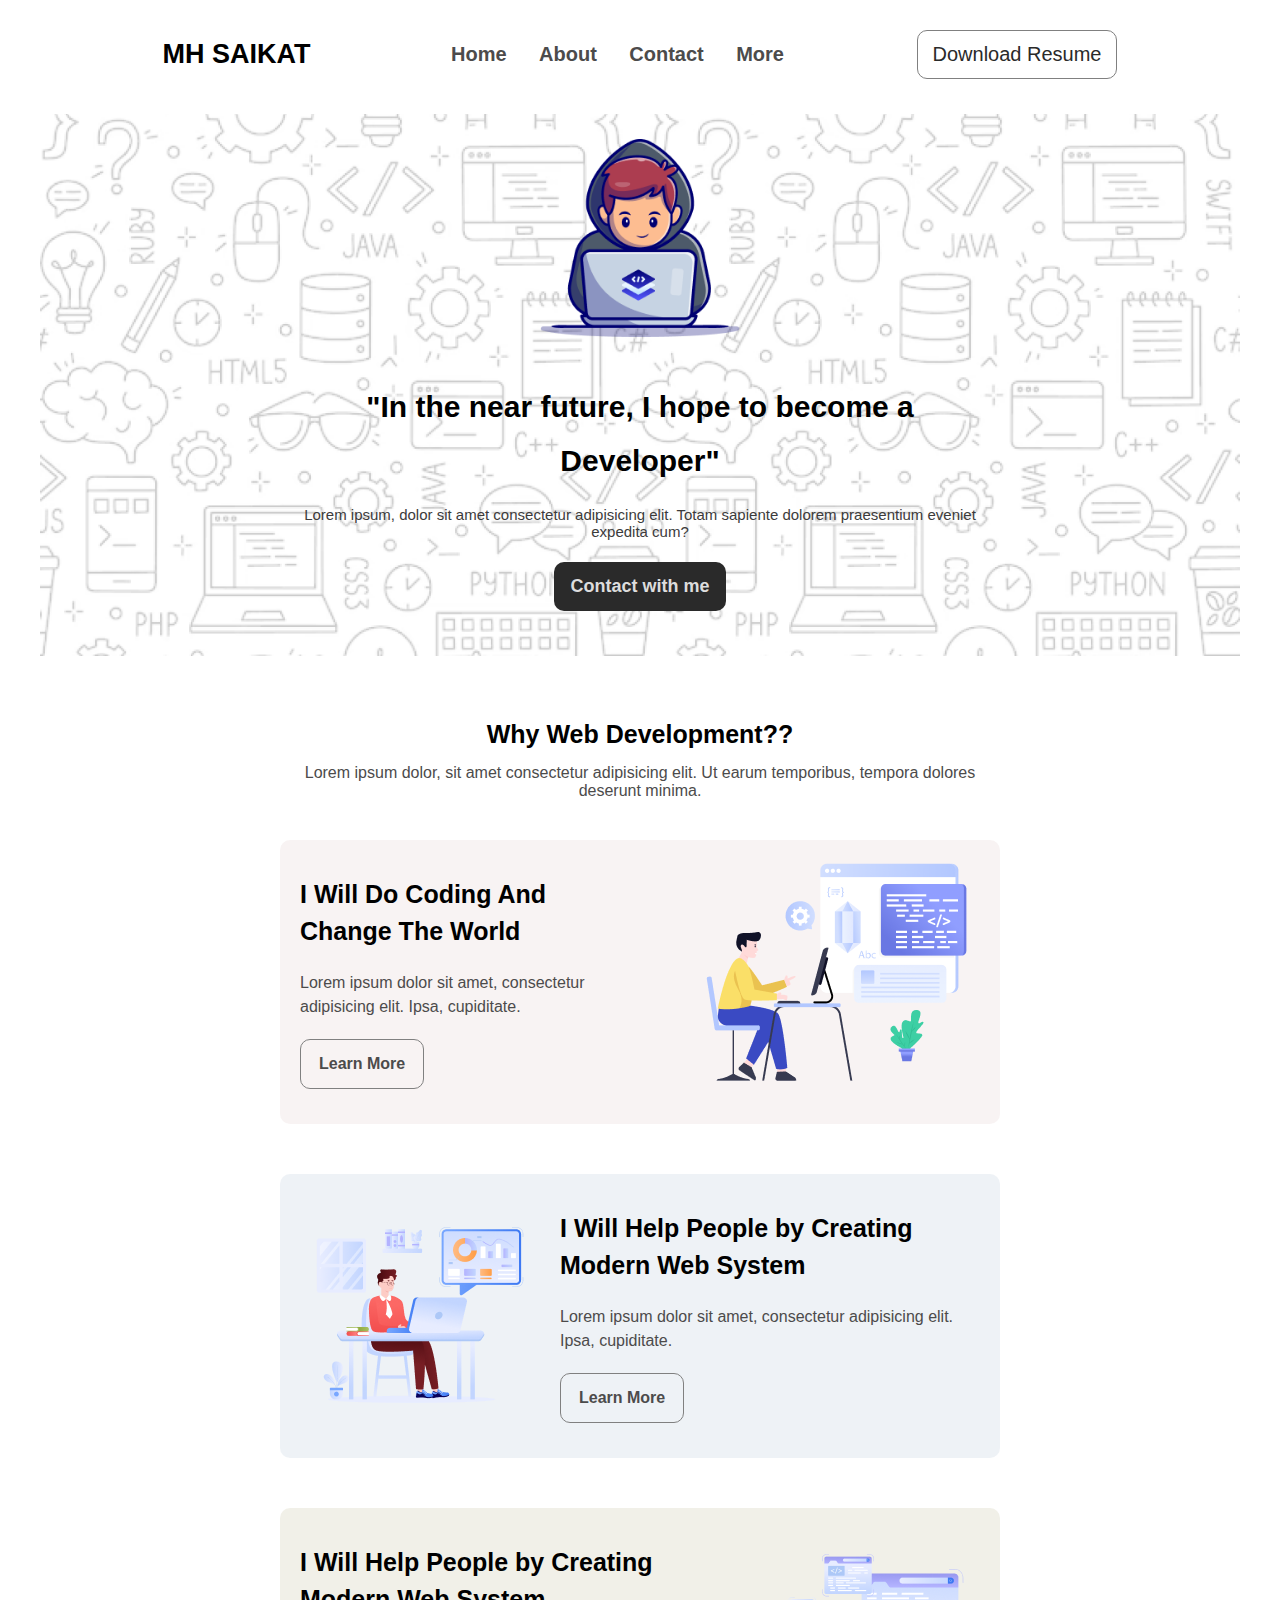
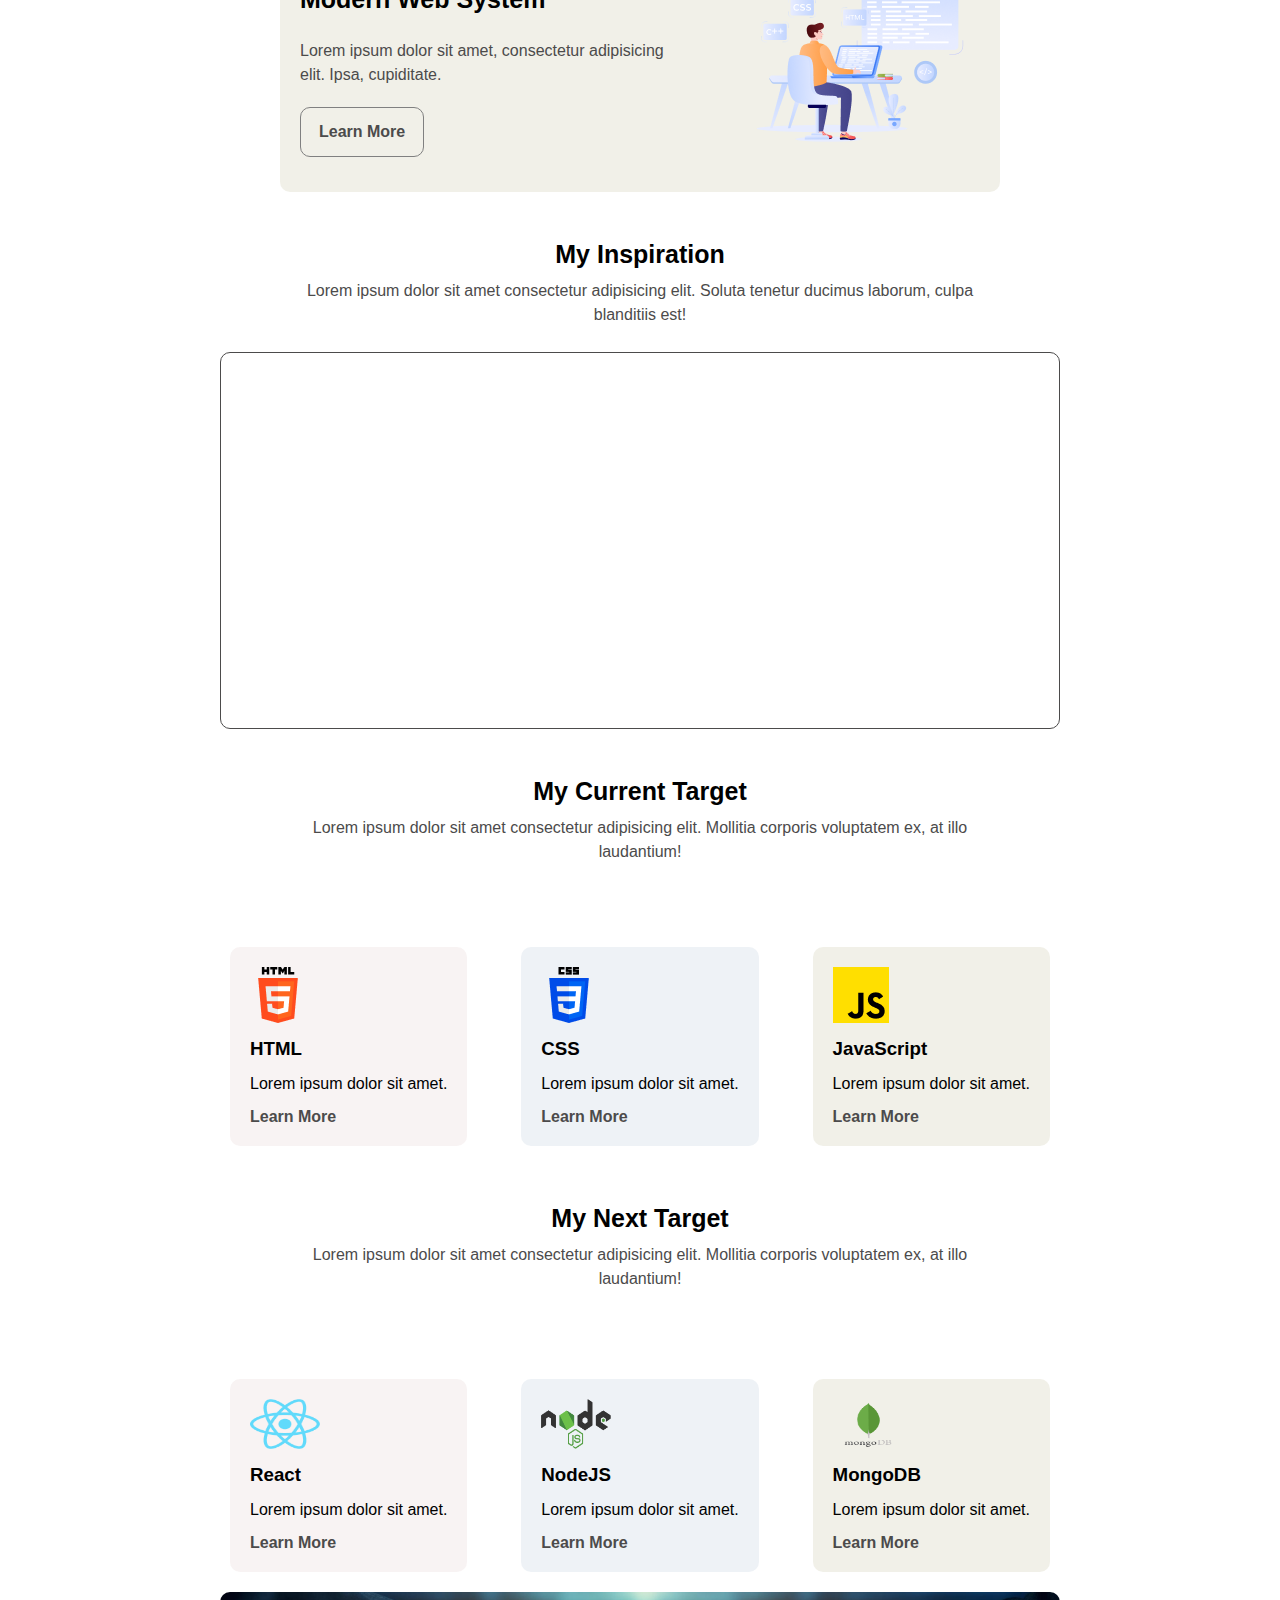
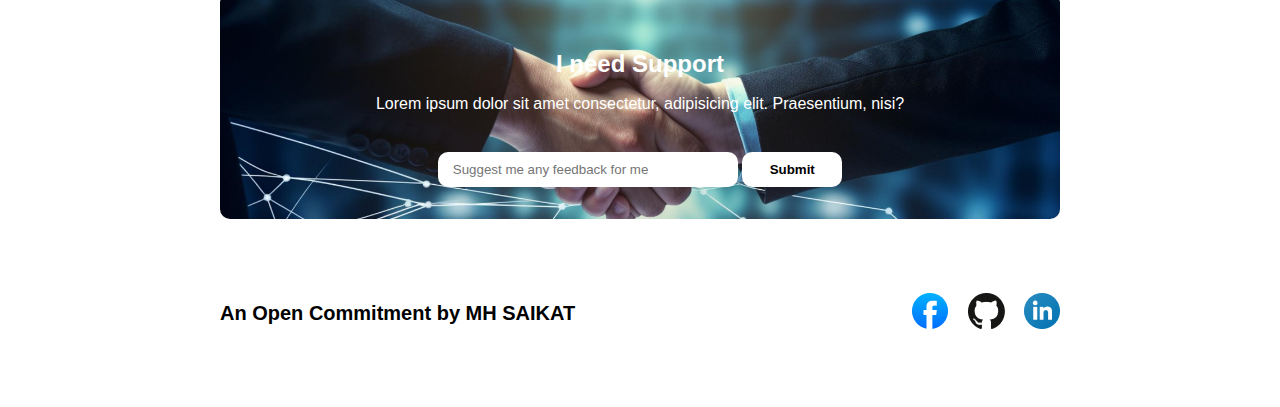
<file: Basic-One/index.html>
<!DOCTYPE html>
<html lang="en">
  <head>
    <meta charset="UTF-8" />
    <meta name="viewport" content="width=device-width, initial-scale=1.0" />
    <link rel="stylesheet" href="style.css" />
    <title>Basic One</title>
  </head>
  <body>
    <div class="container">
      <header id="header">
        <div class="logo">
          <h2>MH SAIKAT</h2>
        </div>
        <div class="nav-bar">
          <nav>
            <ul>
              <li><a href="#">Home</a></li>
              <li><a href="#">About</a></li>
              <li><a href="#">Contact</a></li>
              <li><a href="#">More</a></li>
            </ul>
          </nav>
        </div>
        <div class="download-button">
          <a href="">Download Resume</a>
        </div>
      </header>
      <main id="main-area">
        <div class="hero-bg">
          <div class="hero-content">
            <img src="./img/Group.png" class="group-img" alt="" />
            <h2 class="aim">
              "In the near future, I hope to become a Developer"
            </h2>
            <p class="hero-text">
              Lorem ipsum, dolor sit amet consectetur adipisicing elit. Totam
              sapiente dolorem praesentium eveniet expedita cum?
            </p>
            <div class="contact-button">
              <a href="#">Contact with me</a>
            </div>
          </div>
        </div>
        <div class="why-web-dev">
          <div class="content">
            <h2>Why Web Development??</h2>
            <p>
              Lorem ipsum dolor, sit amet consectetur adipisicing elit. Ut earum
              temporibus, tempora dolores deserunt minima.
            </p>
          </div>
          <div class="groups">
            <div class="group one">
              <div class="group-content">
                <h3>I Will Do Coding And Change The World</h3>
                <p>
                  Lorem ipsum dolor sit amet, consectetur adipisicing elit.
                  Ipsa, cupiditate.
                </p>
                <div class="learn-more-btn">
                  <a href="">Learn More</a>
                </div>
              </div>
              <div class="group-img">
                <img src="./img/Layer_1.png" alt="" />
              </div>
            </div>
            <div class="group two">
              <div class="group-content">
                <h3>I Will Help People by Creating Modern Web System</h3>
                <p>
                  Lorem ipsum dolor sit amet, consectetur adipisicing elit.
                  Ipsa, cupiditate.
                </p>
                <div class="learn-more-btn">
                  <a href="">Learn More</a>
                </div>
              </div>
              <div class="group-img">
                <img src="./img/Group 3.png" alt="" />
              </div>
            </div>
            <div class="group three">
              <div class="group-content">
                <h3>I Will Help People by Creating Modern Web System</h3>
                <p>
                  Lorem ipsum dolor sit amet, consectetur adipisicing elit.
                  Ipsa, cupiditate.
                </p>
                <div class="learn-more-btn">
                  <a href="">Learn More</a>
                </div>
              </div>
              <div class="group-img">
                <img src="./img/Group 4.png" alt="" />
              </div>
            </div>
          </div>
        </div>
        <div class="my-inspiration">
          <div class="inspiration-content">
            <h2>My Inspiration</h2>
            <p>
              Lorem ipsum dolor sit amet consectetur adipisicing elit. Soluta
              tenetur ducimus laborum, culpa blanditiis est!
            </p>
          </div>
          <div class="video">
            <iframe
              width="600"
              height="325"
              src="https://www.youtube.com/embed/DcjNkHtDj8A?si=IhaPVeNthh6qcird"
              title="YouTube video player"
              frameborder="0"
              allow="accelerometer; autoplay; clipboard-write; encrypted-media; gyroscope; picture-in-picture; web-share"
              referrerpolicy="strict-origin-when-cross-origin"
              allowfullscreen
            ></iframe>
          </div>
        </div>
        <div class="current-target">
          <div class="target-content">
            <h2>My Current Target</h2>
            <p>
              Lorem ipsum dolor sit amet consectetur adipisicing elit. Mollitia
              corporis voluptatem ex, at illo laudantium!
            </p>
          </div>
          <div class="target-card">
            <div class="card one">
              <img src="./img/html.png" alt="" />
              <h3>HTML</h3>
              <p>Lorem ipsum dolor sit amet.</p>
              <a href="">Learn More</a>
            </div>
            <div class="card two">
              <img src="./img/css.png" alt="" />
              <h3>CSS</h3>
              <p>Lorem ipsum dolor sit amet.</p>
              <a href="">Learn More</a>
            </div>
            <div class="card three">
              <img src="./img/js.png" alt="" />
              <h3>JavaScript</h3>
              <p>Lorem ipsum dolor sit amet.</p>
              <a href="">Learn More</a>
            </div>
          </div>
        </div>
        <div class="next-target">
          <div class="target-content">
            <h2>My Next Target</h2>
            <p>
              Lorem ipsum dolor sit amet consectetur adipisicing elit. Mollitia
              corporis voluptatem ex, at illo laudantium!
            </p>
          </div>
          <div class="target-card">
            <div class="card one">
              <img src="./img/react.png" alt="" />
              <h3>React</h3>
              <p>Lorem ipsum dolor sit amet.</p>
              <a href="">Learn More</a>
            </div>
            <div class="card two">
              <img src="./img/nodejs.png" alt="" />
              <h3>NodeJS</h3>
              <p>Lorem ipsum dolor sit amet.</p>
              <a href="">Learn More</a>
            </div>
            <div class="card three">
              <img src="./img/mongodb.png" alt="" />
              <h3>MongoDB</h3>
              <p>Lorem ipsum dolor sit amet.</p>
              <a href="">Learn More</a>
            </div>
          </div>
        </div>
        <div class="support">
          <div class="support-content">
            <h2>I need Support</h2>
            <p>
              Lorem ipsum dolor sit amet consectetur, adipisicing elit.
              Praesentium, nisi?
            </p>
          </div>
          <div class="support-form">
            <form>
              <input type="text" placeholder="Suggest me any feedback for me" />
              <button type="submit">Submit</button>
            </form>
          </div>
        </div>
      </main>
      <footer id="footer-area">
        <div class="footer-content">
          <span>An Open Commitment by MH SAIKAT</span>
        </div>
        <div class="footer-links">
          <img src="./img/facebook.png" alt="" />
          <img src="./img/github.png" alt="" />
          <img src="./img/linkedin-icon 1.png" alt="" />
        </div>
      </footer>
    </div>
  </body>
</html>
</file>
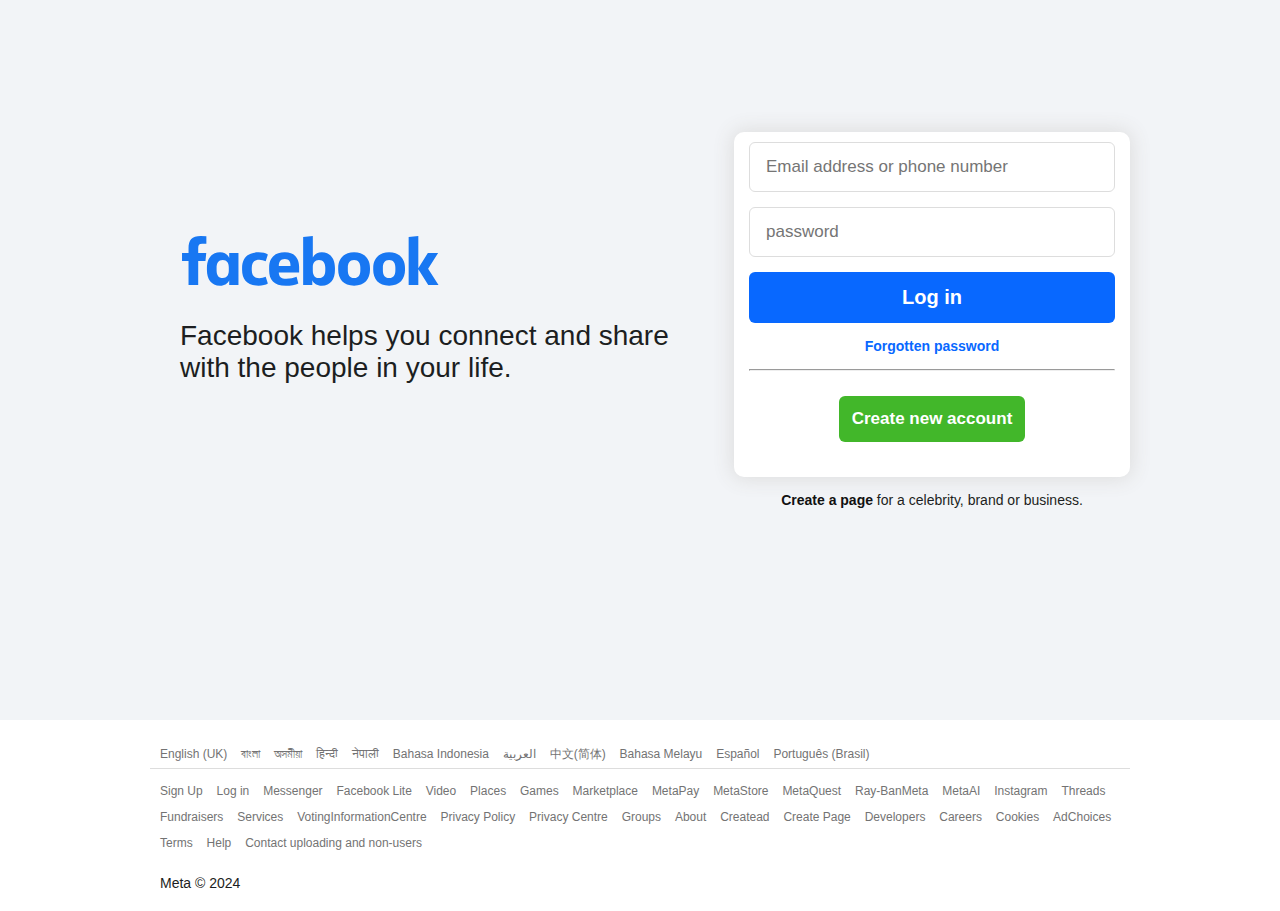
<file: facebook-clone/index.html>
<!DOCTYPE html>
<html lang="en">
  <head>
    <meta charset="UTF-8" />
    <meta name="viewport" content="width=device-width, initial-scale=1.0" />
    <link rel="shortcut icon" href="img/favicon.png" type="image/x-icon" />
    <link rel="stylesheet" href="style.css" />
    <title>Facebook-log in or sign up</title>
  </head>
  <body>
    <section id="body_area">
        <div id="content_area" class="container">
            <div class="left_side">
                <img src="img/logo.svg" alt="" />
                <h2>
                    Facebook helps you connect and share with the people in your life.
                </h2>
            </div>
            <div class="form_area">
                <form action="">
                    <input type="email" placeholder="Email address or phone number" />
                    <input type="password" placeholder="password" />
                    <input type="button" value="Log in" />
                    <a href="">Forgotten password</a>
                    <hr />
                    <button type="button">Create new account</button>
                    </form>
                    <p><a href="">Create a page</a> for a celebrity, brand or business.</p>
            </div>
        </div>
    </section>
    <footer id="footer_area">
        <div class="container">
            <ul class="first_child">
                <li><a href="">English (UK)</a></li>
                <li><a href="">বাংলা</a></li>
                <li><a href="">অসমীয়া </a></li>
                <li><a href="">हिन्दी </a></li>
                <li><a href="">नेपाली </a></li>
                <li><a href="">Bahasa Indonesia </a></li>
                <li><a href="">العربية </a></li>
                <li><a href="">中文(简体) </a></li>
                <li><a href="">Bahasa Melayu </a></li>
                <li><a href="">Español </a></li>
                <li><a href="">Português (Brasil)</a></li>
            </ul>
            <div class="content_curve"></div>
            <ul>
                <li><a href="">Sign Up</a></li>
                <li><a href="">Log in</a></li>
                <li><a href="">Messenger</a></li>
                <li><a href="">Facebook Lite</a></li>
                <li><a href="">Video</a></li>
                <li><a href="">Places</a></li>
                <li><a href="">Games</a></li>
                <li><a href="">Marketplace</a></li>
                <li><a href="">MetaPay</a></li>
                <li><a href="">MetaStore</a></li>
                <li><a href="">MetaQuest</a></li>
                <li><a href="">Ray-BanMeta </a></li>
                <li><a href="">MetaAI</a></li>
                <li><a href="">Instagram</a></li>
                <li><a href="">Threads</a></li>
                <li><a href="">Fundraisers</a></li>
                <li><a href="">Services</a></li>
                <li><a href="">VotingInformationCentre</a></li>
                <li><a href="">Privacy Policy </a></li>
                <li><a href="">Privacy Centre </a></li>
                <li><a href="">Groups</a></li>
                <li><a href="">About</a></li>
                <li><a href="">Createad </a></li>
                <li><a href="">Create Page</a></li>
                <li><a href="">Developers</a></li>
                <li><a href="">Careers</a></li>
                <li><a href="">Cookies</a></li>
                <li><a href="">AdChoices</a></li>
                <li><a href="">Terms</a></li>
                <li><a href="">Help</a></li>
                <li><a href="">Contact uploading and non-users</a></li>
            </ul>
            <p>Meta © 2024</p>
        </div>
    </footer>
  </body>
</html>
</file>
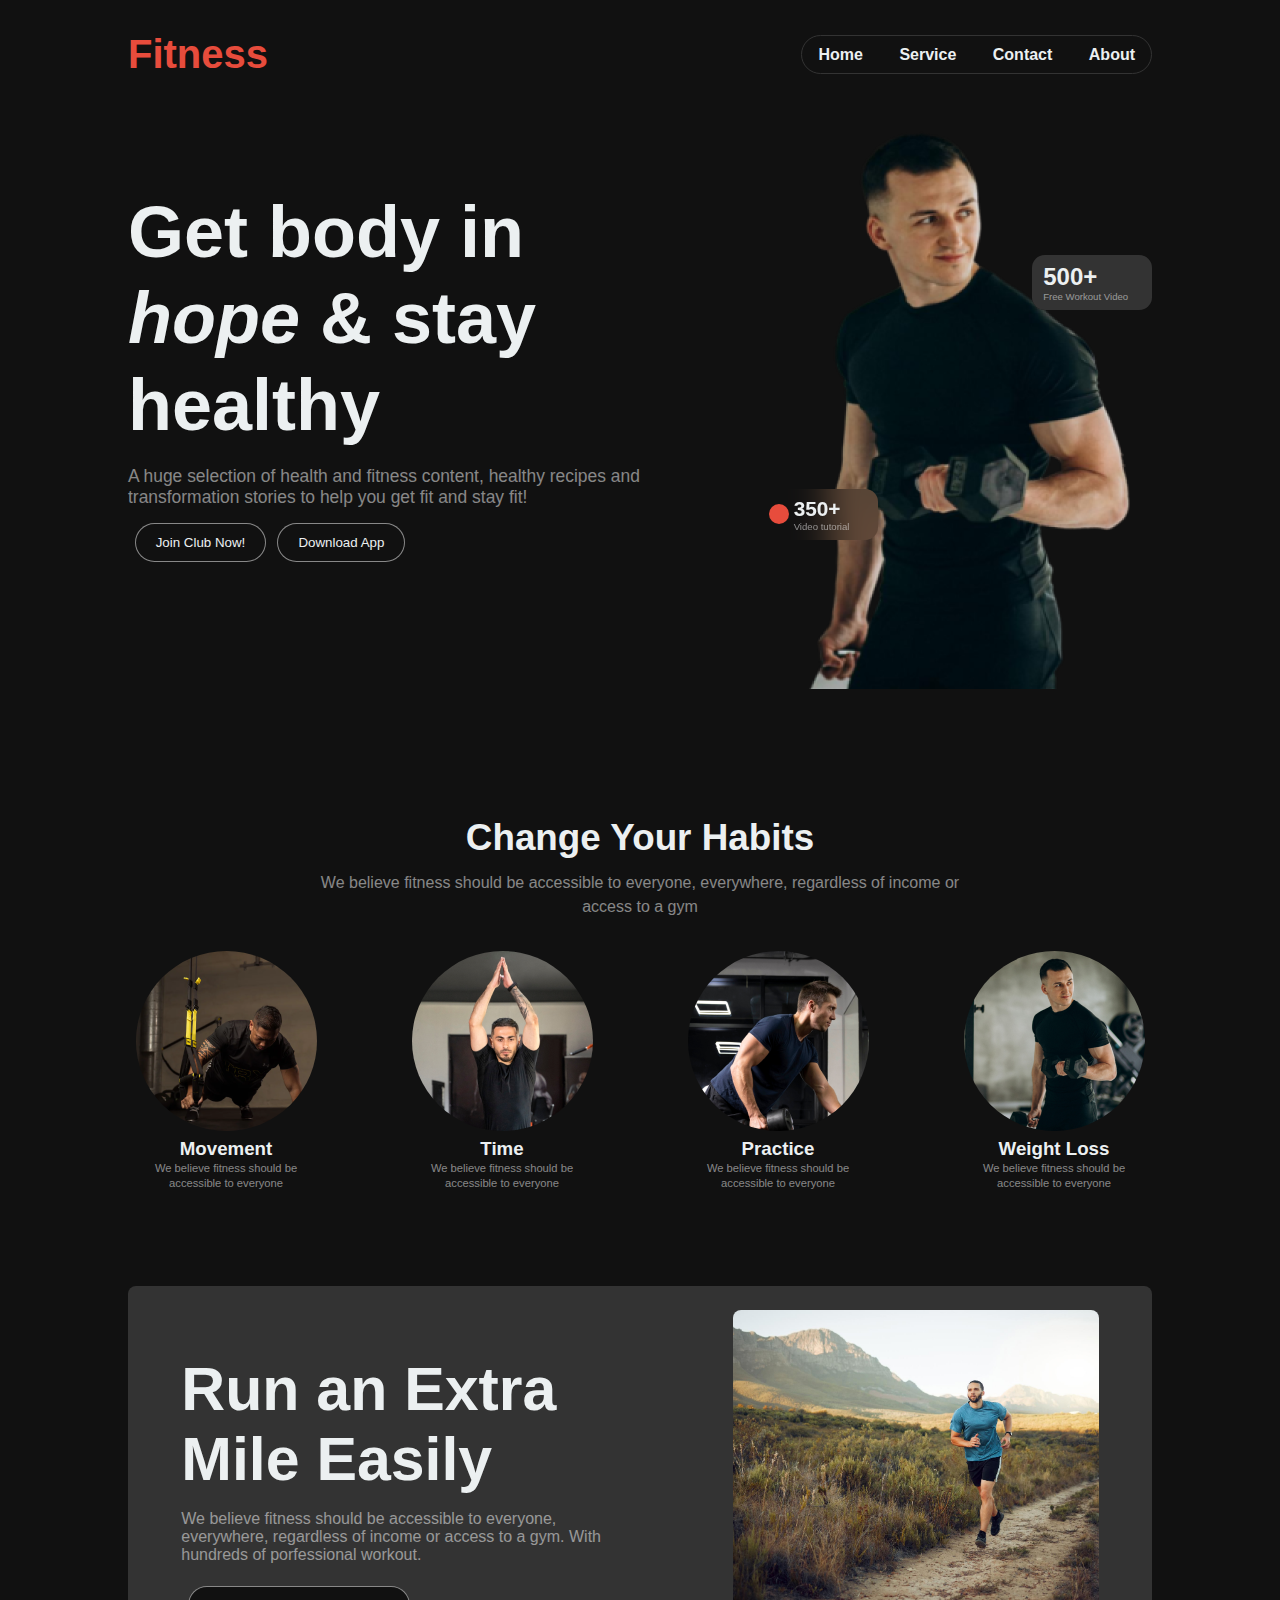
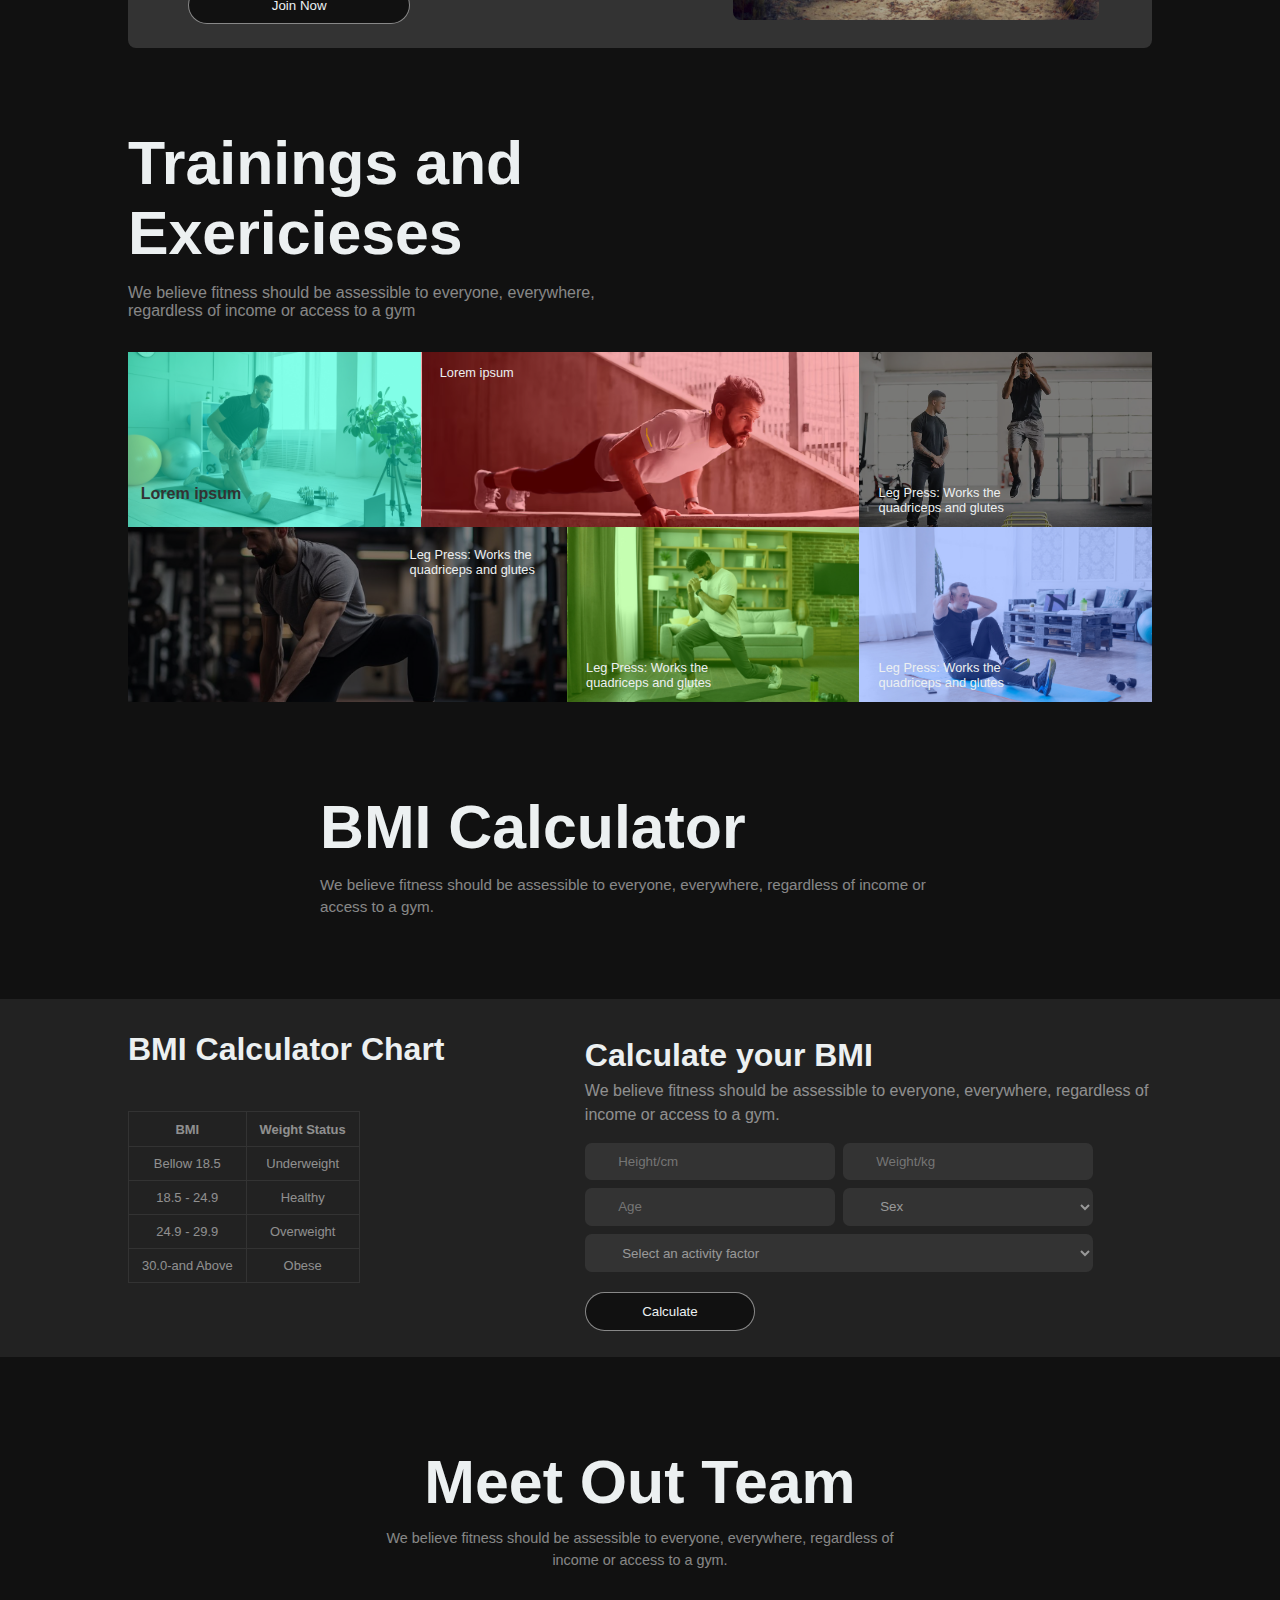
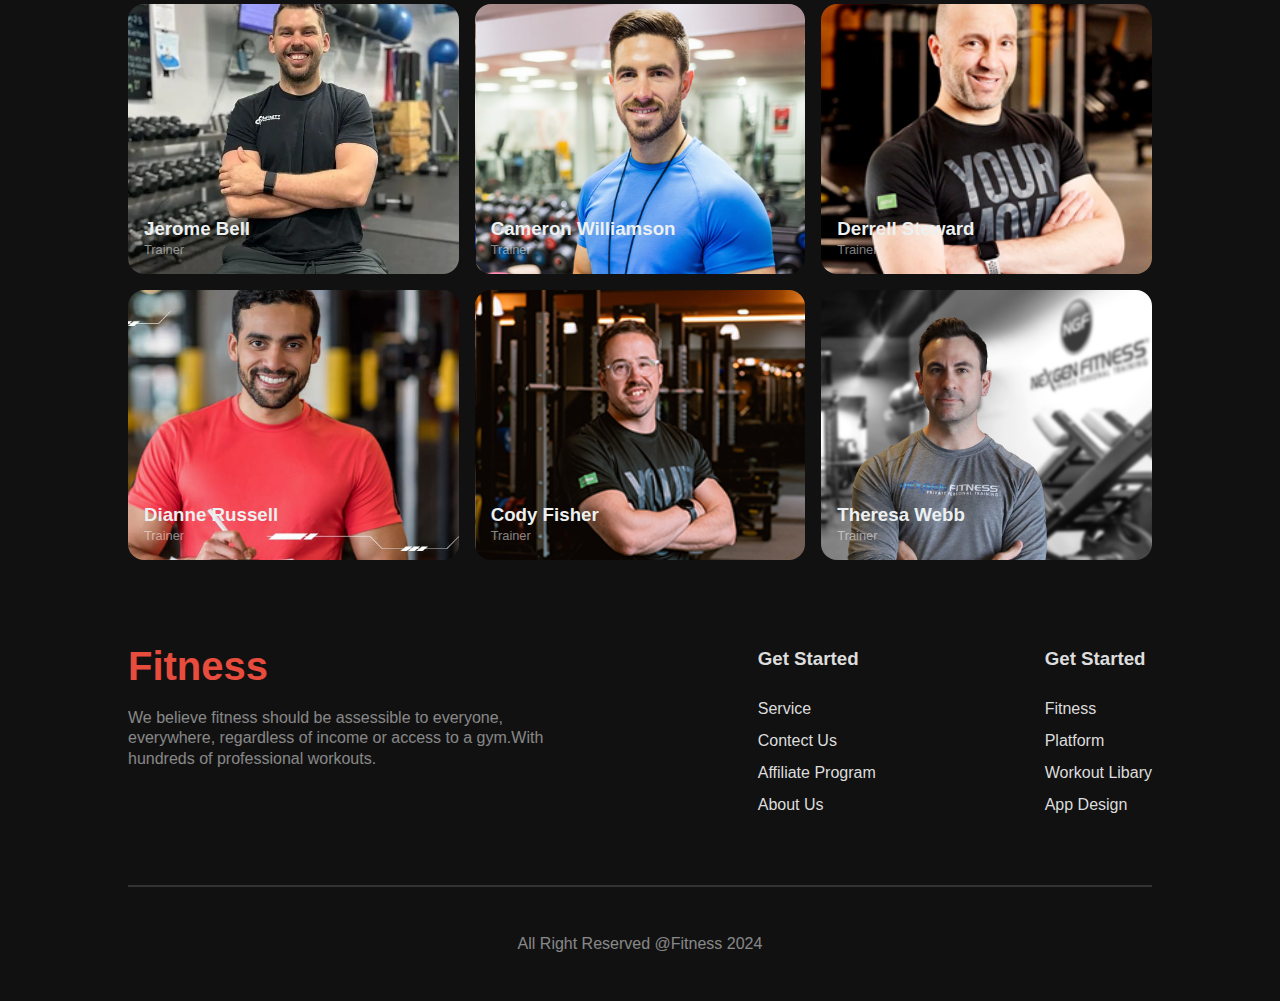
<file: Fitness/index.html>
<!DOCTYPE html>
<html lang="en">
<head>
    <meta charset="UTF-8">
    <meta name="viewport" content="width=device-width, initial-scale=1.0">
    <link href='https://unpkg.com/boxicons@2.1.4/css/boxicons.min.css' rel='stylesheet'>
    <link rel="stylesheet" href="style.css">
    <link rel="stylesheet" href="responsive.css">
    <title>Fitness</title>
</head>
<body>
    <div class="container">
        <header id="header-area">
            <section class="top-area">
                <section class="logo">
                    <span>Fitness</span>
                </section>
                <nav class="nav-bar">
                    <ul>
                        <li><a href="#home">Home</a></li>
                        <li><a href="#service">Service</a></li>
                        <li><a href="#contact">Contact</a></li>
                        <li><a href="#about">About</a></li>
                    </ul>
                    <i class='bx bx-align-middle'></i>
                </nav>
            </section>
            <section id="banner-area">
                <section class="banner-content">
                    <h1>Get body in <span>hope</span> & stay healthy</h1>
                    <p>A huge selection of health and fitness content, healthy recipes and transformation stories to help you get fit and stay fit!</p>
                    <button id="button">Join Club Now!</button>
                    <button id="button">Download App</button>
                </section>
                <section class="banner-image">
                    <div class="image">
                        <img src="./images/Images 2.png" alt="">
                    </div>
                    <div class="video tutorial">
                        <div class="circle"></div>
                        <div class="text">
                            <span>350+</span>
                            <p>Video tutorial</p>
                        </div>
                    </div>
                    <div class="video workout">
                        <span>500+</span>
                        <p>Free Workout Video</p>
                    </div>
                </section>
            </section>
        </header>
        <main id="main-area">
            <section class="habits">
                <section class="content">
                    <h2>Change Your Habits</h2>
                    <p>We believe fitness should be accessible to everyone, everywhere, regardless of income or access to a gym</p>
                </section>
                <section class="img">
                    <div class="img-one">
                        <img src="./images/image 3.png" alt="">
                        <h3>Movement</h3>
                        <p>We believe fitness should be accessible to everyone</p>
                    </div>
                    <div class="img-two">
                        <img src="./images/image 2.png" alt="">
                        <h3>Time</h3>
                        <p>We believe fitness should be accessible to everyone</p>
                    </div>
                    <div class="img-three">
                        <img src="./images/image 4.png" alt="">
                        <h3>Practice</h3>
                        <p>We believe fitness should be accessible to everyone</p>
                    </div>
                    <div class="img-four">
                        <img src="./images/image 5.png" alt="">
                        <h3>Weight Loss</h3>
                        <p>We believe fitness should be accessible to everyone</p>
                    </div>
                </section>
            </section>
            <section class="run-habite">
                <div class="habite-text">
                    <h2>Run an Extra Mile Easily</h2>
                    <p>We believe fitness should be accessible to everyone, everywhere, regardless of income or access to a gym. With hundreds of porfessional workout.</p>
                    <button id="button">Join Now</button>
                </div>
                <div class="habite-image">
                    <img src="./images/run.jpg" alt="">
                </div>
            </section>
            <section class="exericies">
                <div class="exe-content">
                    <h2>Trainings and Exericieses</h2>
                    <p>We believe fitness should be assessible to everyone, everywhere, regardless of income or access to a gym</p>
                </div>
                <div class="exe-images">
                    <div class="image-one">
                        <div class="overlay one">
                            <p>Lorem ipsum</p>
                        </div>
                    </div>
                    <div class="image-two">
                        <div class="overlay two">
                            <p>Lorem ipsum</p>
                        </div>
                    </div>
                    <div class="image-three">
                        <div class="overlay three">
                            <p>Leg Press: Works the quadriceps and glutes</p>
                        </div>
                    </div>
                    <div class="image-four">
                        <div class="overlay four">
                            <p>Leg Press: Works the quadriceps and glutes</p>
                        </div>
                    </div>
                    <div class="image-five">
                        <div class="overlay five">
                            <p>Leg Press: Works the quadriceps and glutes</p>
                        </div>
                    </div>
                    <div class="image-six">
                        <div class="overlay six">
                            <p>Leg Press: Works the quadriceps and glutes</p>
                        </div>
                    </div>
                </div>
            </section>
            <section class="bmi">
                    <h2>BMI Calculator</h2>
                    <p>We believe fitness should be assessible to everyone, everywhere, regardless of income or access to a gym.</p>
            </section>
            <section class="bmi-calculator">
                <div class="claculator">
                    <div class="calculate-chart">
                        <h3>BMI Calculator Chart</h3>
                        <table class="tabel">
                            <tr>
                                <th>BMI</th>
                                <th>Weight Status</th>
                            </tr>
                            <tr>
                                <td>Bellow 18.5</td>
                                <td>Underweight</td>
                            </tr>
                            <tr>
                                <td>18.5 - 24.9</td>
                                <td>Healthy</td>
                            </tr>
                            <tr>
                                <td>24.9 - 29.9</td>
                                <td>Overweight</td>
                            </tr>
                            <tr>
                                <td>30.0-and Above</td>
                                <td>Obese</td>
                            </tr>
                        </table>
                    </div>
                    <div class="calculate-bmi">
                        <h3>Calculate your BMI</h3>
                        <p>We believe fitness should be assessible to everyone, everywhere, regardless of income or access to a gym.</p>
                        <form id="form">
                            <input type="number" name="" id="" placeholder="Height/cm">
                            <input type="number" name="" id="" placeholder="Weight/kg">
                            <input type="number" name="" id="" placeholder="Age">
                            <select name="" id="" required>
                                <option value="" disabled selected>Sex</option>
                                <option value="Male">Male</option>
                                <option value="Female">Female</option>
                                <option value="Other">Other</option>
                            </select>
                            <select name="" id="">
                                <option value="" disabled selected>Select an activity factor</option>
                                <option value="">
                                    Sedentary: 1.0 or more to less than 1.4 
                                </option>
                                <option value="">
                                    Low active: 1.4 or more to less than 1.6
                                </option>
                                <option value="">
                                    Low active: 1.4 or more to less than 1.6
                                </option>
                                <option value="">
                                    Active: 1.6 or more to less than 1.9
                                </option>
                                <option value="">
                                    Very active: 1.9 or more to less than 2.5 
                                </option>
                                <option value="">
                                    Extra active: 1.9 or more
                                </option>
                            </select>
                        </form>
                        <button id="button">Calculate</button>
                    </div>
                </div>
            </section>
            <section class="meet-out-team">
                <div class="team-content">
                    <h2>Meet Out Team</h2>
                    <p>We believe fitness should be assessible to everyone, everywhere, regardless of income or access to a gym.</p>
                </div>
                <div class="team-images">
                    <div class="images tr-one">
                        <div class="images-content">
                            <h3>Jerome Bell</h3>
                            <span>Trainer</span>
                        </div>
                    </div>
                    <div class="images tr-two">
                        <div class="images-content">
                            <h3>Cameron Williamson</h3>
                            <span>Trainer</span>
                        </div>
                    </div>
                    <div class="images tr-three">
                        <div class="images-content">
                            <h3>Derrell Steward</h3>
                            <span>Trainer</span>
                        </div>
                    </div>
                    <div class="images tr-four">
                        <div class="images-content">
                            <h3>Dianne Russell</h3>
                            <span>Trainer</span>
                        </div>
                    </div>
                    <div class="images tr-five">
                        <div class="images-content">
                            <h3>Cody Fisher</h3>
                            <span>Trainer</span>
                        </div>
                    </div>
                    <div class="images tr-six">
                        <div class="images-content">
                            <h3>Theresa Webb</h3>
                            <span>Trainer</span>
                        </div>
                    </div>
                </div>
            </section>
        </main>
        <footer id="footer">
            <div class="footer-content">
                <div class="footer-logo">
                    <div class="logo">
                        <span>Fitness</span>
                    </div>
                    <p>We believe fitness should be assessible to everyone, everywhere, regardless of income or access to a gym.With hundreds of professional workouts.</p>
                </div>
                <div class="get-started">
                    <div class="get-started-head">
                        <h3>Get Started</h3>
                    </div>
                    <div class="get-started-body">
                        <span>Service</span>
                        <span>Contect Us</span>
                        <span>Affiliate Program</span>
                        <span>About Us</span>
                    </div>
                </div>
                <div class="get-started">
                    <div class="get-started-head">
                        <h3>Get Started</h3>
                    </div>
                    <div class="get-started-body">
                        <span>Fitness</span>
                        <span>Platform</span>
                        <span>Workout Libary</span>
                        <span>App Design</span>
                    </div>
                </div>
            </div>
            <div class="copywrite">
                <span>All Right Reserved @Fitness 2024</span>
            </div>
        </footer>
    </div>
</body>
</html>
</file>
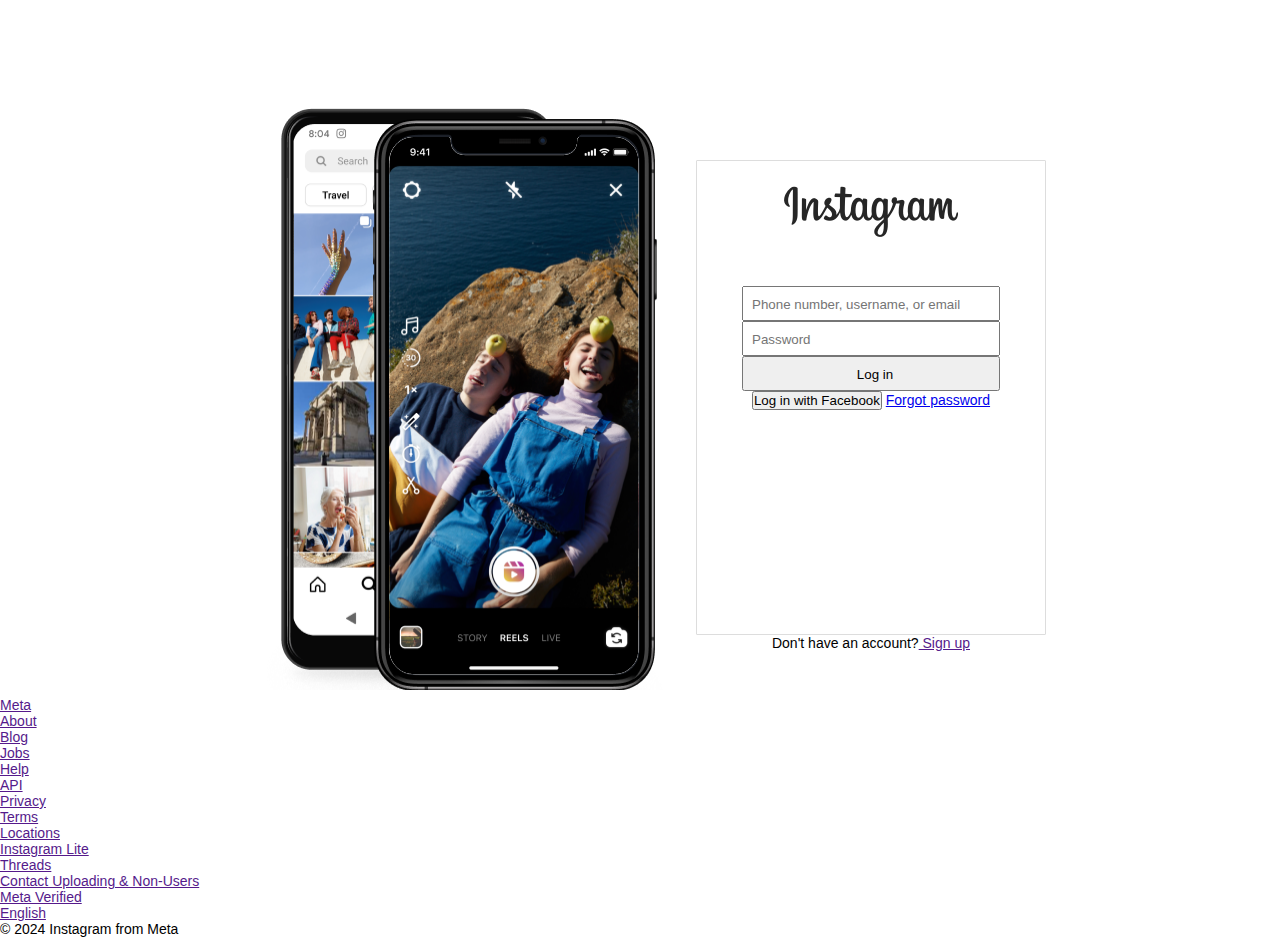
<file: instragram-clone/index.html>
<!DOCTYPE html>
<html lang="en">
<head>
    <meta charset="UTF-8">
    <meta name="viewport" content="width=device-width, initial-scale=1.0">
    <link rel="shortcut icon" href="img/fave.png" type="image/x-icon">
    <link rel="stylesheet" href="style.css">
    <title>Instragram</title>
</head>
<body>
    <section id="body_area">
        <div id="contant_area">
            <div class="left_side">
                <img src="img/screenshot1.png" alt="">
                <img src="img/screenshot2.png" alt="">
                <img src="img/screenshot3.png" alt="">
                <img src="img/screenshot4.png" alt="">
            </div>
            <div class="form_area">
                <div class="form">
                    <i class="logo"></i>
                    <form action="">
                        <input type="email number text" placeholder="Phone number, username, or email">
                        <input type="password" placeholder="Password">
                        <input type="button" value="Log in">
                        <button>
                            <span class="icon"></span>
                            <span>Log in with Facebook</span>
                        </button>
                        <a href="#">Forgot password</a>
                    </form>
                </div>
                <div class="signUp">
                    <p>Don't have an account?<a href=""> Sign up</a></p>
                </div>
            </div>
        </div>
    </section>
    <footer id="footer_area">
        <ul>
            <li><a href="">Meta</a></li>
            <li><a href="">About</a></li>
            <li><a href="">Blog</a></li>
            <li><a href="">Jobs</a></li>
            <li><a href="">Help</a></li>
            <li><a href="">API</a></li>
            <li><a href="">Privacy</a></li>
            <li><a href="">Terms</a></li>
            <li><a href="">Locations</a></li>
            <li><a href="">Instagram Lite</a></li>
            <li><a href="">Threads</a></li>
            <li><a href="">Contact Uploading & Non-Users</a></li>
            <li><a href="">Meta Verified</a></li>
            <li><a href="">English</a></li>
        </ul>
        <p>© 2024 Instagram from Meta</p>
    </footer>
</body>
</html>
</file>
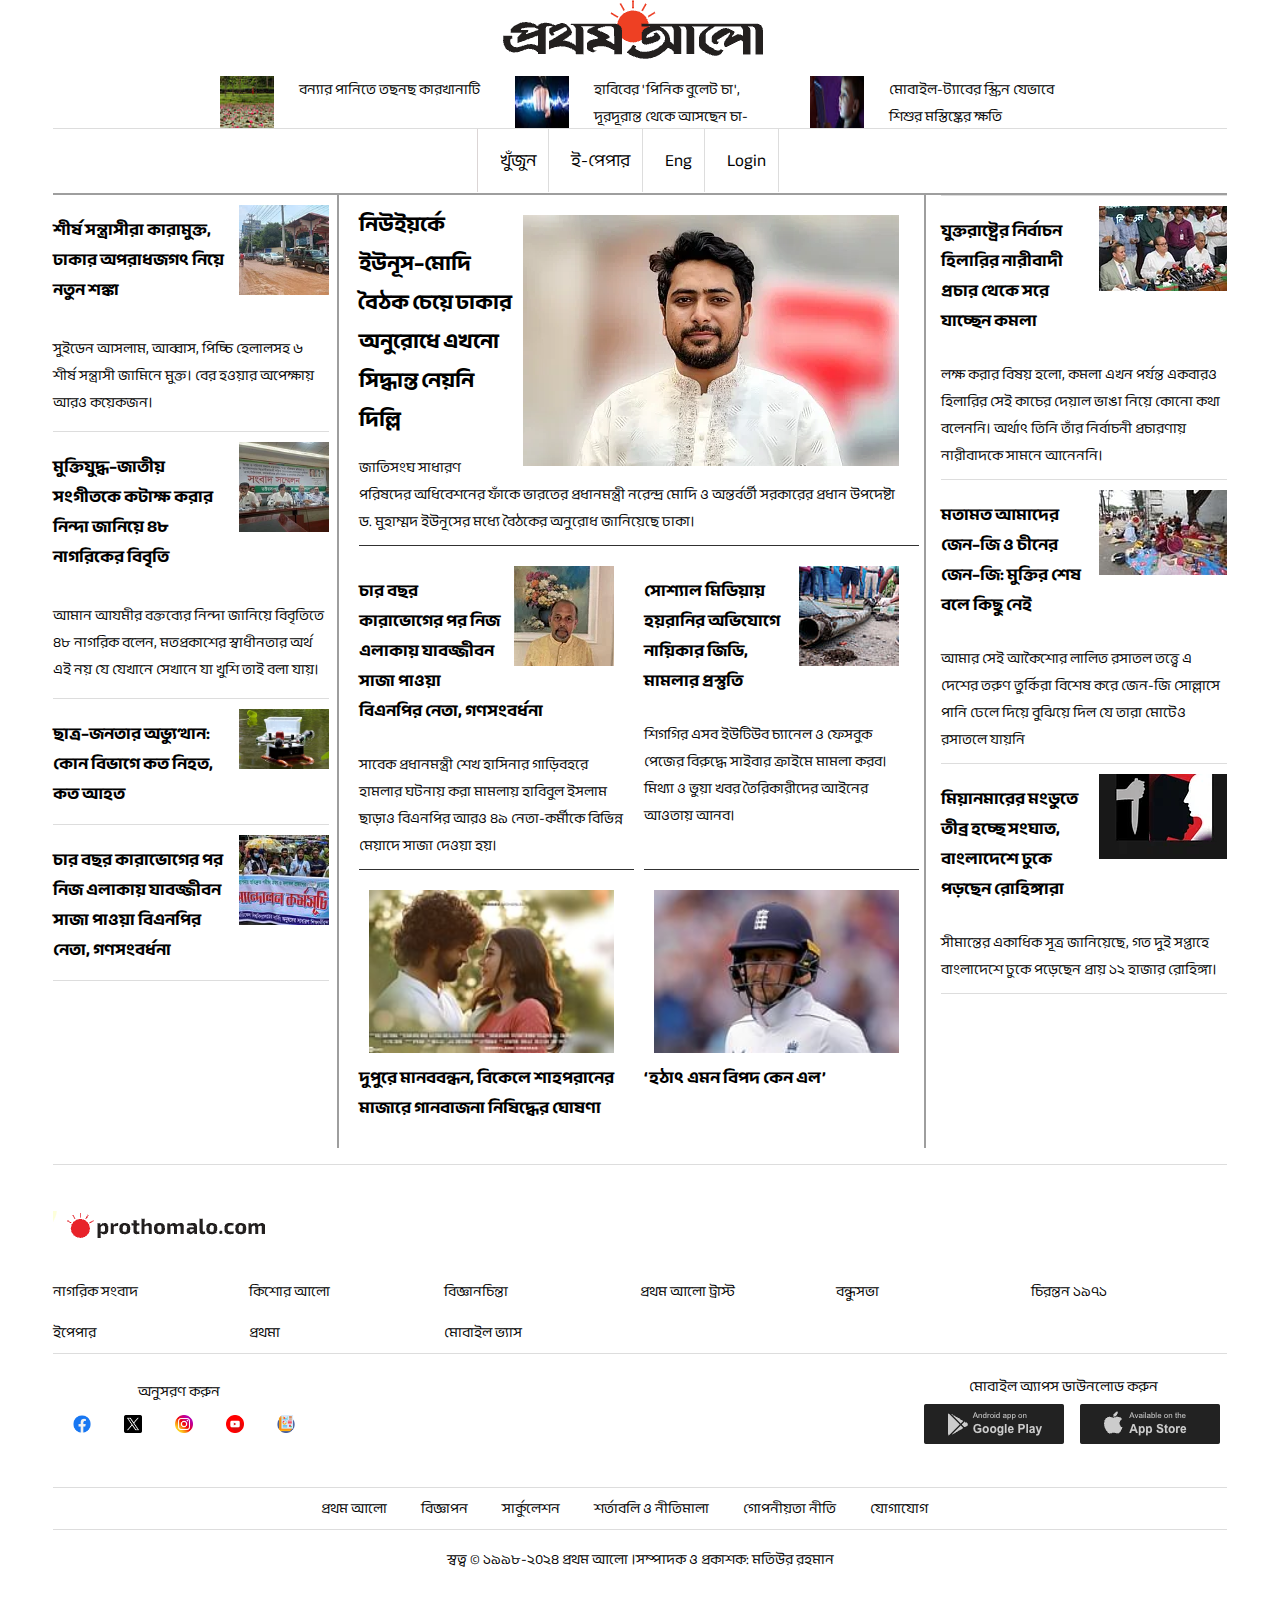
<file: prothomAlo-clone/index.html>
<!DOCTYPE html>
<html lang="en">
<head>
    <meta charset="UTF-8">
    <meta name="viewport" content="width=device-width, initial-scale=1.0">
    <link rel="preconnect" href="https://fonts.googleapis.com">
    <link rel="preconnect" href="https://fonts.gstatic.com" crossorigin>
    <link href="https://fonts.googleapis.com/css2?family=Anek+Bangla:wght@100..800&display=swap" rel="stylesheet">
    <link rel="stylesheet" href="https://cdnjs.cloudflare.com/ajax/libs/font-awesome/6.6.0/css/all.min.css" integrity="sha512-Kc323vGBEqzTmouAECnVceyQqyqdsSiqLQISBL29aUW4U/M7pSPA/gEUZQqv1cwx4OnYxTxve5UMg5GT6L4JJg==" crossorigin="anonymous" referrerpolicy="no-referrer" />
    <link rel="shortcut icon" href="img/favicon.png" type="image/x-icon">
    <link rel="stylesheet" href="style.css">
    <title>প্রথম আলো। বাংলা নিউজ পেপার</title>
</head>
<body>
    <div id="container">
        <header>
                <div id="head">
                    <div class="logo">
                        <img src="img/logo.png" alt="">
                    </div>
                    <div class="side_logo">
                        <img src="img/head1.jpeg" alt="">
                        <a href="#">বন্যার পানিতে তছনছ কারখানাটি</a>
                        <img src="img/head2.webp" alt="">
                        <a href="#">হাবিবের 'পিনিক বুলেট চা', দূরদূরান্ত থেকে আসছেন চা-প্রেমীরা</a>
                        <img src="img/head3.jpg" alt="">
                        <a href="3">মোবাইল-ট্যাবের স্ক্রিন যেভাবে শিশুর মস্তিষ্কের ক্ষতি</a>
                    </div>
                </div>
        </header>
        <nav>
            <div class="navbar">
                <div class="left_nav">
                    <ul>
                        <li><a href="">সর্বশেষ</a></li>
                        <li><a href="">রাজনীতি</a></li>
                        <li><a href="">বাংলাদেশ</a></li>
                        <li><a href="">অপরাধ</a></li>
                        <li><a href="">বিশ্ব</a></li>
                        <li><a href="">বাণিজ্য</a></li>
                        <li><a href="">মতামত</a></li>
                        <li><a href="">খেলা</a></li>
                        <li><a href="">বিনোদন</a></li>
                        <li><a href="">চাকরি</a></li>
                        <li><a href="">জীবনযাপন</a></li>
                    </ul>
                </div>
                <div class="right_nav">
                    <a href="">
                        <div>
                            <i class="fa-solid fa-magnifying-glass"></i>
                            <a href="">খুঁজুন</a>
                        </div>
                    </a>
                    <a href="">
                        <div>
                            <i class="fa-solid fa-newspaper"></i>
                            <a href="">ই-পেপার</a>
                        </div>
                    </a>
                    <a href="">
                        <div>
                            <i class="fa-solid fa-globe"></i>
                            <a href="">Eng</a>
                        </div>
                    </a>
                    <a href="">
                        <div>
                            <i class="fa-solid fa-user"></i>
                            <a href="">Login</a>
                        </div>
                    </a>
                    <a href="">
                        <div>
                            <i class="fa-solid fa-bars"></i>
                        </div>
                    </a>
                </div>
            </div>
        </nav>
        <main>
            <div class="main">
                <aside class="left_side">
                    <div>
                        <img src="img/img7.webp" alt="">
                        <h3>শীর্ষ সন্ত্রাসীরা কারামুক্ত, ঢাকার অপরাধজগৎ নিয়ে নতুন শঙ্কা</h3>
                        <p>সুইডেন আসলাম, আব্বাস, পিচ্চি হেলালসহ ৬ শীর্ষ সন্ত্রাসী জামিনে মুক্ত। বের হওয়ার অপেক্ষায় আরও কয়েকজন।</p>
                    </div>
                    <div>
                        <img src="img/img8.webp" alt="">
                        <h3>মুক্তিযুদ্ধ–জাতীয় সংগীতকে কটাক্ষ করার নিন্দা জানিয়ে ৪৮ নাগরিকের বিবৃতি</h3>
                        <p>আমান আযমীর বক্তব্যের নিন্দা জানিয়ে বিবৃতিতে ৪৮ নাগরিক বলেন, মতপ্রকাশের স্বাধীনতার অর্থ এই নয় যে যেখানে সেখানে যা খুশি তাই বলা যায়।</p>
                    </div>
                    <div>
                        <img src="img/img6.webp" alt="">
                        <h3>ছাত্র–জনতার অভ্যুত্থান: কোন বিভাগে কত নিহত, কত আহত</h3>
                    </div>
                    <div>
                        <img src="img/img9.jpg" alt="">
                        <h3>চার বছর কারাভোগের পর নিজ এলাকায় যাবজ্জীবন সাজা পাওয়া বিএনপির নেতা, গণসংবর্ধনা</h3>
                    </div>
                </aside>
                <div class="main_area">
                    <div>
                        <img src="img/img1.webp" alt="">
                        <h2>নিউইয়র্কে ইউনূস–মোদি বৈঠক চেয়ে ঢাকার অনুরোধে এখনো সিদ্ধান্ত নেয়নি দিল্লি</h2>
                        <p>জাতিসংঘ সাধারণ পরিষদের অধিবেশনের ফাঁকে ভারতের প্রধানমন্ত্রী নরেন্দ্র মোদি ও অন্তর্বর্তী সরকারের প্রধান উপদেষ্টা ড. মুহাম্মদ ইউনূসের মধ্যে বৈঠকের অনুরোধ জানিয়েছে ঢাকা।</p>
                    </div>
                    <div>
                        <img src="img/img2.webp" alt="">
                        <h3>চার বছর কারাভোগের পর নিজ এলাকায় যাবজ্জীবন সাজা পাওয়া বিএনপির নেতা, গণসংবর্ধনা</h3>
                        <p>সাবেক প্রধানমন্ত্রী শেখ হাসিনার গাড়িবহরে হামলার ঘটনায় করা মামলায় হাবিবুল ইসলাম ছাড়াও বিএনপির আরও ৪৯ নেতা-কর্মীকে বিভিন্ন মেয়াদে সাজা দেওয়া হয়।</p>
                    </div>
                    <div>
                        <img src="img/img3.jpg" alt="">
                        <h3>সোশ্যাল মিডিয়ায় হয়রানির অভিযোগে নায়িকার জিডি, মামলার প্রস্তুতি</h3>
                        <p>শিগগির এসব ইউটিউব চ্যানেল ও ফেসবুক পেজের বিরুদ্ধে সাইবার ক্রাইমে মামলা করব। মিথ্যা ও ভুয়া খবর তৈরিকারীদের আইনের আওতায় আনব।</p>
                    </div>
                    <div>
                        <img src="img/img4.jpg" alt="">
                        <h3>দুপুরে মানববন্ধন, বিকেলে শাহপরানের মাজারে গানবাজনা নিষিদ্ধের ঘোষণা</h3>
                    </div>
                    <div>
                        <img src="img/img5.jpeg" alt="">
                        <h3>‘হঠাৎ এমন বিপদ কেন এল’</h3>
                    </div>
                </div>
                <aside class="right_side">
                    <div></div>
                    <div>
                        <img src="img/asid1.webp" alt="">
                        <h3>যুক্তরাষ্ট্রের নির্বাচন হিলারির নারীবাদী প্রচার থেকে সরে যাচ্ছেন কমলা</h3>
                        <p>লক্ষ করার বিষয় হলো, কমলা এখন পর্যন্ত একবারও হিলারির সেই কাচের দেয়াল ভাঙা নিয়ে কোনো কথা বলেননি। অর্থাৎ তিনি তাঁর নির্বাচনী প্রচারণায় নারীবাদকে সামনে আনেননি।</p>
                    </div>
                    <div>
                        <img src="img/asid2.jpg" alt="">
                        <h3>মতামত আমাদের জেন–জি ও চীনের জেন–জি: মুক্তির শেষ বলে কিছু নেই</h3>
                        <p>আমার সেই আকৈশোর লালিত রসাতল তত্ত্বে এ দেশের তরুণ তুর্কিরা বিশেষ করে জেন-জি সোল্লাসে পানি ঢেলে দিয়ে বুঝিয়ে দিল যে তারা মোটেও রসাতলে যায়নি</p>
                    </div>
                    <div>
                        <img src="img/asid3.webp" alt="">
                        <h3>মিয়ানমারের মংডুতে তীব্র হচ্ছে সংঘাত, বাংলাদেশে ঢুকে পড়ছেন রোহিঙ্গারা</h3>
                        <p>সীমান্তের একাধিক সূত্র জানিয়েছে, গত দুই সপ্তাহে বাংলাদেশে ঢুকে পড়েছেন প্রায় ১২ হাজার রোহিঙ্গা।</p>
                    </div>
                </aside>
            </div>
        </main>
        <footer>
            <div class="footer">
                <div class="footer_row1">
                    <img src="img/footer_logo.png" alt="">
                    <div class="footer_links">
                        <ul>
                            <li><a href="">নাগরিক সংবাদ</a></li>
                            <li><a href="">কিশোর আলো</a></li>
                            <li><a href="">বিজ্ঞানচিন্তা</a></li>
                            <li><a href="">প্রথম আলো ট্রাস্ট</a></li>
                            <li><a href="">বন্ধুসভা</a></li>
                            <li><a href="">চিরন্তন ১৯৭১</a></li>
                            <li><a href="">ইপেপার</a></li>
                            <li><a href="">প্রথমা</a></li>
                            <li><a href="">মোবাইল ভ্যাস</a></li>
                        </ul>
                    </div>
                </div>
                <div class="footer_row2">
                    <div class="child1">
                        <div>
                            <span>অনুসরণ করুন</span>
                        </div>
                        <div>
                            <img src="img/communication.png" alt="">
                            <img src="img/twitter.png" alt="">
                            <img src="img/social.png" alt="">
                            <img src="img/youtube.png" alt="">
                            <img src="img/report.png" alt="">
                        </div>
                    </div>
                    <div class="child2">
                        <div>
                            <span>মোবাইল অ্যাপস ডাউনলোড করুন</span>
                        </div>
                        <div>
                            <img src="img/app.png" alt="">
                        </div>
                    </div>
                </div>
                <div class="footer_row3">
                    <ul>
                        <li><a href="">প্রথম আলো</a></li>
                        <li><a href="">বিজ্ঞাপন</a></li>
                        <li><a href="">সার্কুলেশন</a></li>
                        <li><a href="">শর্তাবলি ও নীতিমালা</a></li>
                        <li><a href="">গোপনীয়তা নীতি</a></li>
                        <li><a href="">যোগাযোগ</a></li>
                    </ul>
                </div>
                <div class="footer_row4">
                    <span>স্বত্ব © ১৯৯৮-২০২৪ প্রথম আলো </span>।<span>সম্পাদক ও প্রকাশক: মতিউর রহমান</span>
                </div>
            </div>
        </footer>
    </div>
</body>
</html>
</file>
<file: Basic-One/style.css>
* {
  margin: 0;
  padding: 0;
  box-sizing: border-box;
}
body {
  font-family: Arial, Helvetica, sans-serif;
}
.container {
  max-width: 1200px;
  width: 100%;
  display: flex;
  flex-direction: column;
  align-items: center;
  margin: 10px auto;
}
#header {
  width: 100%;
  display: flex;
  justify-content: space-evenly;
  align-items: center;
  margin: 20px;
}
#header .logo {
  font-size: 18px;
  font-weight: 600;
}
.nav-bar ul {
  list-style: none;
}
.nav-bar li {
  display: inline-block;
}
.nav-bar li a {
  display: block;
  padding: 10px;
  font-size: 20px;
  margin: 0 0 0 8px;
  text-decoration: none;
  color: #4c4b4b;
  font-weight: bold;
  position: relative;
}
.nav-bar li a::after {
  content: "";
  width: 100%;
  height: 2px;
  position: absolute;
  bottom: 0;
  left: 0;
  border-bottom: 2px solid #4c4b4b;
  transform: scaleX(0);
  transition: 0.3s ease-in-out;
}
.nav-bar li a:hover::after {
  transform: scaleX(1);
}
.download-button a {
  display: block;
  text-decoration: none;
  padding: 12px 15px;
  border: 1px solid gray;
  font-size: 20px;
  color: #2a2a2a;
  border-radius: 10px;
}
.download-button a:hover {
  background: gray;
  color: #ddd;
  border-radius: 10px;
}
#main-area {
  width: 100%;
}
#main-area .hero-bg {
  background-image: url(./img/Hero-bg.png);
  background-size: cover;
}
.hero-content {
  display: flex;
  flex-direction: column;
  align-items: center;
  width: 60%;
  margin: 15px auto;
}
.hero-content .group-img {
  width: 250px;
  padding: 25px;
}
.hero-content .aim {
  font-size: 30px;
  font-weight: 700;
  line-height: 1.8;
  text-align: center;
  padding: 18px;
}
.hero-content .hero-text {
  color: #3c3b3b;
  text-align: center;
  padding: 0 0 22px 0;
  font-size: 15px;
  font-weight: 400;
}
.hero-content .contact-button a {
  display: block;
  text-decoration: none;
  padding: 14px 16px;
  text-align: center;
  color: #ddd;
  background: #2a2a2a;
  font-size: 18px;
  font-weight: bold;
  border-radius: 10px;
  margin-bottom: 45px;
}
.contact-button a:hover {
  background: #4c4b4b;
}
.why-web-dev {
  width: 60%;
  margin: 4rem auto 0;
  display: flex;
  flex-direction: column;
  align-items: center;
  gap: 40px;
}
.why-web-dev .content {
  display: flex;
  flex-direction: column;
  gap: 15px;
  text-align: center;
}
.why-web-dev .content h2 {
  font-size: 25px;
  font-weight: 600;
}
.why-web-dev .content p {
  color: #4c4b4b;
}
.groups {
  width: 100%;
  display: flex;
  flex-direction: column;
  align-items: center;
  gap: 50px;
}
.group {
  display: flex;
  justify-content: space-between;
  align-items: center;
  gap: 70px;
}
.group-content {
  display: flex;
  flex-direction: column;
  gap: 20px;
  line-height: 1.5;
}
.group-content h3 {
  font-size: 25px;
}
.group-content p {
  color: #4c4b4b;
}
.learn-more-btn a {
  display: inline-block;
  text-decoration: none;
  padding: 12px 18px;
  color: #4c4b4b;
  border: 1px solid gray;
  border-radius: 10px;
  font-weight: bold;
}
.learn-more-btn a:hover {
  background: #4c4b4b;
  color: #ddd;
}
.two {
  flex-direction: row-reverse;
  gap: 20px;
}
.my-inspiration {
  gap: 25px;
  text-align: center;
  display: flex;
  flex-direction: column;
  align-items: center;
}
.my-inspiration .inspiration-content {
  margin-top: 3rem;
  width: 60%;
}
.my-inspiration h2 {
  font-size: 25px;
  font-weight: bold;
  margin-bottom: 10px;
}
.my-inspiration p {
  color: #4c4b4b;
  line-height: 1.5;
}
.video {
  width: 70%;
  padding: 25px 22px;
  border: 1px solid #4c4b4b;
  border-radius: 10px;
  display: flex;
  justify-content: center;
  align-items: center;
}
.video iframe {
  width: 100%;
  border-radius: 10px;
}
.current-target {
  display: flex;
  flex-direction: column;
  align-items: center;
  gap: 25px;
  text-align: center;
}
.target-content {
  margin-top: 3em;
  width: 60%;
}
.target-content h2 {
  font-size: 25px;
  font-weight: bold;
  margin-bottom: 10px;
}
.target-content p {
  color: #4c4b4b;
  line-height: 1.5;
}
.target-card {
  width: 70%;
  display: flex;
  justify-content: space-between;
  align-items: center;
  margin-top: 3em;
}
.target-card .card {
  display: flex;
  flex-direction: column;
  align-items: flex-start;
  gap: 15px;
  padding: 20px;
  margin: 10px;
}
.one,
.two,
.three {
  border-radius: 10px;
  padding: 20px;
}
.one {
  background: rgba(203, 164, 171, 0.136);
}
.two {
  background: rgba(165, 183, 207, 0.183);
}
.three {
  background: rgba(190, 186, 150, 0.218);
}
.card a {
  display: inline-block;
  text-decoration: none;
  color: #4c4b4b;
  font-weight: bold;
  position: relative;
}
.card a::after {
  content: "";
  width: 100%;
  height: 2px;
  position: absolute;
  bottom: 0;
  left: 0;
  border-bottom: 2px solid #4c4b4b;
  transform: scaleX(0);
  transition: 0.3s ease-in-out;
}
.card a:hover::after {
  transform: scaleX(1);
}
.next-target {
  display: flex;
  flex-direction: column;
  justify-content: center;
  align-items: center;
  gap: 30px;
  text-align: center;
}
.next-target .card img {
  width: 70px;
  height: 50px;
}
.support {
  background-image: url(./img/handshake.jpg);
  background-size: cover;
  background-position: 100%;
  width: 70%;
  margin: 10px auto;
  border-radius: 10px;
  display: flex;
  flex-direction: column;
}
.support-content {
  margin-top: 3em;
  line-height: 2;
  text-align: center;
  color: #fff;
}
.support-form form {
  margin: 2rem auto;
  width: 70%;
  text-align: center;
}
form input {
  padding: 10px 15px;
  width: 300px;
  border-radius: 10px;
  border: none;
}
form input:focus {
  outline: none;
}
form button {
  padding: 10px 15px;
  width: 100px;
  border-radius: 10px;
  border: none;
  cursor: pointer;
  font-weight: bold;
  background-color: #fff;
}
form button:hover {
  background: #4c4b4b;
  color: #c2c1c1;
}
#footer-area {
  width: 70%;
  margin: 4rem auto;
  display: flex;
  justify-content: space-between;
  align-items: center;
}
.footer-content span {
  font-size: 20px;
  font-weight: bold;
}
.footer-links img {
  margin-left: 15px;
  cursor: pointer;
}
/* Resposnive */

@media (max-width: 750px) {
  .container {
    max-width: 750px;
  }
  #header {
    text-align: center;
  }
  #header .logo {
    font-size: 15px;
    font-weight: 600;
  }
  .nav-bar ul {
    display: none;
  }
  .download-button a {
    padding: 8px 10px;
    font-size: 14px;
  }
  #main-area .hero-bg {
    background-position: 100%;
  }
  .hero-content .group-img {
    width: 150px;
    padding: 10px;
  }
  .hero-content .aim {
    font-size: 14px;
    line-height: 1.5;
    padding: 8px;
  }
  .hero-content .hero-text {
    padding: 0 0 12px 0;
    font-size: 12px;
  }
  .hero-content .contact-button a {
    padding: 8px 10px;
    font-size: 10px;
    font-weight: bold;
    border-radius: 10px;
    margin-bottom: 20px;
  }
  .why-web-dev {
    margin: 2rem auto 0;
    gap: 20px;
  }
  .why-web-dev .content {
    gap: 10px;
  }
  .why-web-dev .content h2 {
    font-size: 14px;
  }
  .why-web-dev .content p {
    font-size: 12px;
  }
  .groups {
    gap: 25px;
  }
  .group {
    flex-direction: column-reverse;
    gap: 30px;
  }
  .group-content {
    gap: 10px;
    line-height: 1.3;
  }
  .group-content h3 {
    font-size: 14px;
  }
  .group-content p {
    font-size: 12px;
  }
  .learn-more-btn a {
    padding: 8px 10px;
    border-radius: 8px;
    font-weight: 600;
  }
  .my-inspiration {
    gap: 12px;
  }
  .my-inspiration h2 {
    font-size: 14px;
    margin-bottom: 8px;
  }
  .my-inspiration p {
    font-size: 12px;
    line-height: 1.2;
  }
  .video {
    padding: 12px 11px;
    border-radius: 8px;
  }
  .video iframe {
    height: 150px;
  }
  .current-target {
    gap: 12px;
  }
  .target-content {
    margin-top: 3em;
  }
  .target-content h2 {
    font-size: 14px;
  }
  .target-content p {
    font-size: 12px;
    line-height: 1.3;
  }
  .target-card {
    width: 100%;
    display: grid;
    grid-template-columns: repeat(1fr);
    justify-content: center;
    margin-top: 1em;
  }
  .target-card .card {
    align-items: center;
    gap: 8px;
  }
  .card h3 {
    font-size: 15px;
  }
  .card p {
    font-size: 13px;
  }
  .card a {
    font-size: 12px;
    font-weight: 600;
  }
  .next-target .card img {
    width: auto;
    height: 50px;
  }
  .support-content {
    margin-top: 1.5em;
    line-height: 1.3;
  }
  .support-content h2 {
    font-size: 14px;
  }
  .support-content p {
    font-size: 12px;
  }
  .support-form form {
    margin: 1rem auto;
    width: 70%;
  }
  form input {
    padding: 5px 7px;
    width: 200px;
    border-radius: 6px;
    font-size: 12px;
  }
  form button {
    padding: 5px 7px;
    border-radius: 6px;
    font-weight: 600;
    margin-top: 10px;
  }
  #footer-area {
    width: 100%;
    margin: 2rem auto;
    flex-direction: column;
    gap: 1rem;
  }
  .footer-content span {
    font-size: 16px;
  }
}
@media (min-width:751px) and (max-width: 1105px) {
  .container {
    max-width: 1105px;
  }
  #header .logo {
    font-size: 20px;
    font-weight: 800;
  }
  .nav-bar ul {
    display: block;
  }
  .nav-bar li a {
    padding: 7px;
    font-size: 15px;
    margin: 0 0 0 5px;
    font-weight: 700;
  }
  .download-button a {
    padding: 10px 12px;
    font-size: 16px;
  }
  .hero-content .aim {
    font-size: 18px;
    line-height: 2;
    padding: 12px;
  }
  .hero-content .hero-text {
    padding: 0 0 15px 0;
    font-size: 16px;
  }
  .hero-content .contact-button a {
    padding: 12px 16px;
    font-size: 14px;
    border-radius: 12px;
    margin-bottom: 30px;
  }
  .why-web-dev {
    margin: 3rem auto 0;
    gap: 30px;
  }
  .why-web-dev .content {
    gap: 15px;
  }
  .why-web-dev .content h2 {
    font-size: 18px;
    line-height: 2;
  }
  .why-web-dev .content p {
    font-size: 16px;
  }
  .groups {
    gap: 35px;
  }
  .group {
    flex-direction: column-reverse;
    gap: 30px;
  }
  .group-content {
    gap: 10px;
    line-height: 2;
  }
  .group-content h3 {
    font-size: 16px;
  }
  .group-content p {
    font-size: 14px;
  }
  .learn-more-btn a {
    padding: 8px 12px;
    border-radius: 8px;
    font-weight: 700;
  }
  .my-inspiration {
    gap: 20px;
  }
  .my-inspiration h2 {
    font-size: 18px;
    margin-bottom: 14px;
  }
  .my-inspiration p {
    font-size: 16px;
    line-height: 2;
  }
  .video {
    padding: 18px 22px;
    border-radius: 10px;
  }
  .video iframe {
    height: 280px;
  }
  .current-target {
    gap: 18px;
  }
  .target-content {
    margin-top: 4em;
  }
  .target-content h2 {
    font-size: 18px;
  }
  .target-content p {
    font-size: 16px;
    line-height: 2;
  }
  .target-card {
    display: grid;
    width: 70%;
    grid-template-columns: 1fr 1fr;
  }
  .target-card .three {
    grid-column: 1/3;
  }
  .target-card .card {
    align-items: center;
    gap: 10px;
  }
  .card h3 {
    font-size: 16px;
  }
  .card p {
    font-size: 14px;
  }
  .card a {
    font-size: 12px;
    font-weight: 700;
  }
  .next-target .card img {
    width: auto;
    height: 50px;
  }
  .support-content {
    margin-top: 2em;
    line-height: 1.8;
  }
  .support-content h2 {
    font-size: 18px;
  }
  .support-content p {
    font-size: 16px;
  }
  .support-form form {
    margin: 2rem auto;
  }
  form input {
    padding: 7px 9px;
    width: 250px;
    font-size: 14px;
  }
  form button {
    padding: 7px 9px;
    font-weight: 700;
  }
  #footer-area {
    margin: 3rem auto;
  }
  .footer-content span {
    font-size: 18px;
  }
}
</file>
<file: facebook-clone/style.css>
* {
  margin: 0;
  padding: 0;
  box-sizing: border-box;
  list-style: none;
}
body {
  font-family: Arial, Helvetica, sans-serif;
  font-size: 14px;
  color: #1c1e21;
  overflow-y: scroll;
}

/* body area */
#body_area {
  background: #f2f4f7;
  padding: 72px 120px;
  height: 720px;
}
img {
  max-width: 100%;
  height: auto;
}
.container {
  padding: 20px 0 0;
  width: 980px;
  margin: 0 auto;
}
#content_area {
  display: flex;
  justify-content: space-between;
}
.left_side {
  flex-basis: 580px;
  padding-right: 32px;
}
.left_side img {
  width: 320px;
  padding: 112px 0 0 0;
}
.left_side h2 {
  font-size: 28px;
  font-weight: normal;
  color: #1c1e21;
  width: 520px;
  line-height: 32px;
  padding-left: 30px;
}
.form_area {
  flex-basis: 396px;
}
.form_area form {
  margin-top: 40px;
  background: #fff;
  box-shadow: 0 0 20px 2px #ddd;
  border-radius: 10px;
  padding: 10px 15px 25px;
  text-align: center;
}
.form_area input {
  display: block;
  width: 100%;
  background: #fff;
  padding: 14px 16px;
  font-size: 17px;
  border: 1px solid #ddd;
  border-radius: 6px;
  margin-bottom: 15px;
}
.form_area input:focus {
  outline: 0;
  border: 1px solid #0868ff;
  color: #0875ff;
}
.form_area input[type="button"] {
  background: #0868ff;
  border: none;
  font-size: 20px;
  color: #fff;
  font-weight: bold;
  cursor: pointer;
}
.form_area button[type="button"] {
  background: #42b72a;
  border: none;
  border-radius: 6px;
  font-size: 17px;
  margin-top: 25px;
  margin-bottom: 10px;
  padding: 13px;
  color: #fff;
  font-weight: bold;
  cursor: pointer;
}
.form_area button[type="button"]:hover {
  background: #42b22a;
}
.form_area input[type="button"]:hover {
  background: #0875ff;
}
.form_area a {
  display: inline-block;
  color: #0868ff;
  font-size: 14px;
  font-weight: bold;
  text-decoration: none;
  margin-bottom: 15px;
}
.form_area a:hover {
  cursor: pointer;
  text-decoration: underline;
}
.form_area p {
  text-align: center;
  margin-top: 15px;
}
.form_area p a {
  color: #111;
}

/* footer area */

#footer_area ul li {
  display: inline-block;
  padding: 0 0 0 10px;
  margin: 5px 0;
}
.content_curve {
  border-bottom: 1px solid #ddd;
  line-height: 8px;
  margin-bottom: 8px;
}
#footer_area ul li a {
  color: #737373;
  font-size: 12px;
  text-decoration: none;
}
#footer_area ul li a:hover {
  text-decoration: underline;
}
#footer_area p {
  padding: 0 0 0 10px;
  margin: 20px 0;
}

/* responsive area */

@media screen and (max-width: 420px) and (max-height: 900px){
  #body_area {
    background: #f2f4f7;
    padding: 0px;
    height: 100%;
  }
  .container {
    width: 96%;
  }
  #content_area {
    flex-direction: column;
  }
  .left_side {
    flex-basis: 100%;
  }
  .left_side img {
    width: 96%;
    margin-left: 8px;
    padding: 0 0 15px;
  }
  .left_side h2 {
    font-size: 20px;
    padding: 0;
    font-weight: normal;
    color: #1c1e21;
    width: 100%;
    text-align: center;
  }
  .form_area {
    flex-basis: 100%;
  }
  .container:nth-child(1) {
    display: none;
  }
}
</file>
<file: Fitness/style.css>
@import url("https://fonts.cdnfonts.com/css/miama");
:root {
  --primary-color: #e74c3c;
  --text-white: #ecf0f1;
  --text-dark: rgba(255, 255, 255, 0.5);
  --bg: #111;
}
* {
  margin: 0;
  padding: 0;
  box-sizing: border-box;
}
.container {
  font-family: Arial, Helvetica, sans-serif;
  max-width: 1440px;
  width: 100%;
  margin: 0 auto;
  background: var(--bg);
}
#header-area {
  width: 80%;
  margin: 0 auto;
  display: flex;
  flex-direction: column;
}
.top-area {
  width: 100%;
  margin: 2em 0;
  display: flex;
  justify-content: space-between;
  align-items: center;
}
.logo {
  font-size: 2.5em;
  font-weight: bold;
  color: var(--primary-color);
}
.nav-bar i{
  display: none;
}
.nav-bar ul {
  list-style: none;
  border: 1px solid #333;
  border-radius: 1.5em;
}
.nav-bar li {
  display: inline-block;
}
.nav-bar a {
  display: inline-block;
  text-decoration: none;
  font-size: 1em;
  font-weight: bold;
  color: var(--text-white);
  padding: 0.6em 1em;
}
.nav-bar a:hover {
  background: var(--primary-color);
  border-radius: 1.5em;
}
#banner-area {
  width: 100%;
  display: flex;
  justify-content: space-between;
}
.banner-content {
  width: 50%;
  position: relative;
  top: 5em;
  line-height: 1.2;
}
.banner-content h1 {
  color: var(--text-white);
  font-size: 4.5em;
  font-weight: bold;
  margin-bottom: 0.25em;
}
.banner-content h1 span {
  font-family: "Miama", sans-serif;
  font-style: italic;
}
.banner-content p {
  font-size: 1.09em;
  margin-bottom: 0.5em;
  color: var(--text-dark);
}
#button {
  background: var(--bg);
  color: var(--text-white);
  border: 1px solid var(--text-dark);
  border-radius: 1.5em;
  padding: 0.8em 1.5em;
  margin: 0.5em 0 0 0.5em;
}
#button:hover {
  background: var(--primary-color);
  border-color: var(--primary-color);
}
.banner-image {
  position: relative;
}
.video {
  color: var(--text-white);
  border: 1px solid var(--text-dark);
  width: 120px;
  padding: 0.5em 0.7em;
  border-radius: 0.8em;
  border: none;
}
.video p {
  font-size: 0.6em;
  color: var(--text-dark);
}
.tutorial {
  display: flex;
  align-items: center;
  gap: 0.3em;
  position: absolute;
  top: 65%;
  left: -13%;
  backdrop-filter: blur(20px);
}
.tutorial .circle {
  width: 20px;
  height: 20px;
  border-radius: 50%;
  background: var(--primary-color);
}
.tutorial span {
  font-size: 1.3em;
  font-weight: bold;
}
.workout {
  backdrop-filter: blur(25px);
  background: #333;
  position: absolute;
  top: 25%;
  right: 0;
}
.workout span {
  font-size: 1.5em;
  font-weight: bold;
}
#main-area {
  width: 100%;
  margin: 7em auto 0;
  color: var(--text-white);
}
.habits {
  width: 80%;
  margin: 0 auto 5em;
  display: flex;
  flex-direction: column;
  align-items: center;
  text-align: center;
}
.habits .content {
  width: 670px;
  display: flex;
  flex-direction: column;
  text-align: center;
  line-height: 1.8;
  margin-bottom: 1em;
}
.habits .content h2 {
  font-size: 2.3em;
  font-weight: bold;
}
.habits .content p {
  font-size: 1em;
  line-height: 1.5;
  color: var(--text-dark);
}
.habits .img {
  display: flex;
  margin: 1em 0;
  gap: 5em;
  line-height: 1.3;
}
.habits .img p {
  font-size: 0.7em;
  color: var(--text-dark);
}
.img img {
  border-radius: 50%;
}
.run-habite {
  width: 80%;
  margin: 0 auto;
  display: flex;
  justify-content: space-around;
  align-items: end;
  background: #333;
  border-radius: 0.5em;
  padding: 1.5em 0;
}
.habite-text {
  width: 445px;
  display: flex;
  flex-direction: column;
  gap: 1em;
}
.habite-text h2 {
  font-size: 3.8em;
  font-weight: bold;
}
.habite-text p {
  font-size: 1em;
  color: var(--text-dark);
}
.habite-text #button {
  width: 50%;
}
.habite-image img {
  width: 366px;
  height: 310px;
  border-radius: 0.5em;
  object-fit: cover;
}
.exericies {
  width: 80%;
  display: flex;
  flex-direction: column;
  align-items: start;
  gap: 2em;
  margin: 5em auto;
}
.exe-content {
  width: 50%;
  display: flex;
  flex-direction: column;
  gap: 1em;
}
.exe-content h2 {
font-size: 3.8em;
font-weight: bold;
}
.exe-content p {
  font-size: 1em;
  color: var(--text-dark);
}
.exe-images {
  width: 100%;
  display: grid;
  grid-template-columns: repeat(7, 1fr);
  position: relative;
}
.exe-images div {
  width: 100%;
  height: 175px;
}
.exe-images .overley {
  width: 100%;
  height: 175px;
}
.exe-images p {
  font-size: 0.8em;
  width: 50%;
}
.exe-images .image-one {
  grid-column: 1/3;
  background: url(./images/exercise1.jpg);
  background-size: cover;
  background-position: 100%;
  position: relative;
}
.image-one .one {
  background: rgba(6, 255, 210, 0.5);
}
.image-one .one p {
  color: #333;
  font-size: 1em;
  font-weight: bold;
  position: absolute;
  bottom: 1.5em;
  left: 0.8em;
}
.exe-images .image-two {
  background: url(./images/exercise2.png);
  background-size: cover;
  grid-column: 3/6;
  background-position: 100%;
  position: relative;
}
.image-two .two {
  background: rgba(255, 0, 0, 0.3);
}
.image-two .two p {
  position: absolute;
  top: 1em;
  left: 1.5em;
}
.exe-images .image-three {
  background: url(./images/exercise3.png);
  background-size: cover;
  background-position: 100%;
  position: relative;
  grid-column: 6/8;
}
.image-three .three {
  background: rgba(0, 0, 0, 0.5);
}
.image-three .three p,
.image-five .five p,
.image-six .six p {
  position: absolute;
  bottom: 1em;
  left: 1.5em;
}
.exe-images .image-four {
  background: url(./images/exercise4.png);
  background-size: cover;
  background-position: 100%;
  grid-column: 1/4;
  position: relative;
}
.image-four .four {
  background: rgba(0, 0, 0, 0.5);
}
.image-four .four p {
  width: 30%;
  position: absolute;
  top: 1.5em;
  right: 2em;
}
.exe-images .image-five {
  background: url(./images/exercise5.jpg);
  background-size: cover;
  grid-column: 4/6;
  background-position: 100%;
  position: relative;
}
.image-five .five {
  background: rgba(66, 255, 0, 0.3);
}
.exe-images .image-six {
  background: url(./images/exercise6.jpg);
  background-size: cover;
  background-position: 100%;
  grid-column: 6/8;
  position: relative;
}
.image-six .six {
  background: rgba(0, 71, 255, 0.3);
}
.bmi {
  width: 50%;
  margin: 0 auto 5em;
  line-height: 1.5;
}
.bmi h2 {
  font-size: 3.8em;
  font-weight: bold;
}
.bmi p {
  font-size: 0.95em;
  color: var(--text-dark);
}
.bmi-calculator {
  width: 100%;
  margin-bottom: 5em;
  background: #222;
}
.claculator {
  width: 80%;
  margin: 0 auto;
  display: flex;
  justify-content: center;
}
.calculate-chart {
  width: 60%;
}
.calculate-chart h3 {
  margin: 1em 0;
  font-size: 2em;
}
.tabel,
th,
td {
  margin: 3em 0;
  border: 1px solid #333;
  border-collapse: collapse;
  padding: 0.7em 1em;
  text-align: center;
  font-size: 0.9em;
  color: var(--text-dark);
}
.calculate-bmi {
  line-height: 1.5;
}
.calculate-bmi h3 {
  font-size: 2em;
  margin-top: 1em;
}
.calculate-bmi p {
  font-size: 1em;
  color: var(--text-dark);
  margin-bottom: 1em;
}
#form {
  display: grid;
  grid-template-columns: repeat(2, 250px);
  gap: 0.5em;
}
input:focus,
select:focus {
  outline: none;
}
#form input,
select {
  background: #333;
  color: var(--text-dark);
  border-style: none;
  border-radius: 0.5em;
  padding: 0.8em 2.5em;
}
#form select:last-child {
  grid-column: 1/3;
}
/*++++++++++++++++++++++++ Interesting ++++++++++++++++++++++++*/
input[type="number"]::-webkit-outer-spin-button,
input[type="number"]::-webkit-inner-spin-button {
  -webkit-appearance: none;
}
/* input[type="number"] {
  -moz-appearance: textfield; *
} */
.calculate-bmi #button {
  margin: 1.5em 0 2em;
  width: 30%;
}
.meet-out-team {
  width: 80%;
  margin: 0 auto 5em;
}
.team-content {
  width: 50%;
  margin: 0 auto 2em;
  line-height: 1.5;
  text-align: center;
}
.team-content h2 {
  font-size: 3.8em;
  font-weight: bold;
}
.team-content p {
  font-size: 0.9em;
  color: var(--text-dark);
}
.team-images {
  width: 100%;
  display: grid;
  grid-template-columns: repeat(3, 1fr);
  gap: 1em;
}
.images {
  width: 100%;
  height: 270px;
  border-radius: 1em;
  position: relative;
}
.images-content {
  position: absolute;
  bottom: 1em;
  left: 1em;
}
.images-content span {
  font-size: 0.8em;
  color: var(--text-dark);
}
.images:first-child {
  background: url(./images/trainer1.png);
  background-size: cover;
  background-position: 100%;
}
.images:nth-child(2) {
  background: url(./images/trainer2.png);
  background-size: cover;
  background-position: 100%;
}
.images:nth-child(3) {
  background: url(./images/trainer3.png);
  background-size: cover;
  background-position: 100%;
}
.images:nth-child(4) {
  background: url(./images/trainer4.png);
  background-size: cover;
  background-position: 100%;
}
.images:nth-child(5) {
  background: url(./images/trainer5.png);
  background-size: cover;
  background-position: 100%;
}
.images:last-child {
  background: url(./images/trainer6.png);
  background-size: cover;
  background-position: 100%;
}
.footer-content {
  width: 80%;
  margin: 0 auto;
  display: flex;
  justify-content: space-between;
  gap: 1em;
  color: #ddd;
  padding-bottom: 4em;
  border-bottom: 2px solid #333;
}
.footer-logo {
  width: 45%;
  line-height: 1.3;
}
.footer-logo p {
  margin-top: 1em;
  color: var(--text-dark);
}
.get-started {
  display: flex;
  flex-direction: column;
  gap: 1em;
  line-height: 2;
}
.get-started span {
  display: block;
}
.copywrite {
  width: 80%;
  margin: 0 auto;
  text-align: center;
  padding: 3em 0;
  color: var(--text-dark);
}
</file>
<file: Fitness/responsive.css>
/* responsive for Medium Device */
@media (min-width: 768px) and (max-width: 1024px) {
  .container {
    max-width: 1024px;
  }
  #header-area {
    width: 95%;
  }
  #banner-area {
    width: 90%;
    margin: 0 auto;
    flex-direction: column;
  }
  .banner-content {
    width: 90%;
  }
  .banner-content h1 {
    font-size: 6em;
  }
  #button {
    font-size: 1em;
    padding: 1em 3em;
  }
  .banner-image {
    display: flex;
    justify-content: center;
    top: 6em;
    margin-bottom: 5em;
  }
  .video {
    width: 160px;
    padding: 0.8em 0.7em;
  }
  .video p {
    font-size: 0.9em;
  }
  .tutorial {
    top: 65%;
    left: 15%;
  }
  .tutorial .circle {
    width: 25px;
    height: 25px;
  }
  .tutorial span {
    font-size: 1.7em;
  }
  .workout {
    top: 15%;
    right: 23%;
  }
  .workout span {
    font-size: 2em;
    font-weight: bold;
  }
  .run-habite {
    width: 90%;
  }
  .habits .content {
    width: 476px;
  }
  .habits .content p {
    font-size: 0.9em;
  }
  .habits .img {
    display: grid;
    grid-template-columns: 1fr 1fr;
    gap: 3em;
  }
  .habite-text {
    width: 263px;
  }
  .habite-text h2 {
    font-size: 2em;
  }
  .habite-text p {
    font-size: 0.9em;
  }
  .habite-text #button {
    width: 80%;
  }
  .habite-image img {
    width: 226px;
    height: 300px;
    border-radius: 0.5em;
    object-fit: cover;
  }
  .exericies {
    width: 90%;
  }
  .exe-content {
    width: 95%;
  }
  .exe-content h2 {
    font-size: 3em;
  }
  .bmi {
    width: 90%;
  }
  .bmi h2 {
    font-size: 3em;
  }
  .claculator {
    width: 90%;
    flex-direction: column;
  }
  .tabel,
  th,
  td {
    margin: 2em 0;
  }
  .meet-out-team {
    width: 90%;
    margin: 0 auto 5em;
  }
  .team-content {
    width: 80%;
  }
  .team-content h2 {
    font-size: 2em;
  }
  .footer-content {
    width: 90%;
  }
}
/* responsive for Small Device */

@media (max-width: 767px) {
  .container {
    max-width: 767px;
  }
  #header-area {
    width: 95%;
  }
  .nav-bar ul {
    display: none;
  }
  .nav-bar .bx {
    display: block;
    color: #ddd;
    font-size: 1.5em;
  }
  #banner-area {
    width: 90%;
    margin: 0 auto;
    flex-direction: column;
  }
  .banner-content {
    width: 90%;
    top: 2em;
  }
  .banner-content h1 {
    font-size: 3em;
  }
  .banner-content p {
    font-size: 0.9em;
  }
  #button {
    font-size: 0.5em;
    padding: 0.8em 2em;
  }
  .banner-image {
    display: flex;
    justify-content: center;
    top: 4em;
    margin-bottom: 0em;
  }
  .video {
    width: 140px;
    padding: 0.8em 0.7em;
  }
  .video p {
    font-size: 0.7em;
  }
  .tutorial {
    top: 50%;
    left: 0%;
  }
  .tutorial .circle {
    width: 25px;
    height: 25px;
  }
  .tutorial span {
    font-size: 1.7em;
  }
  .workout {
    top: 15%;
    right: 0%;
  }
  .workout span {
    font-size: 2em;
    font-weight: bold;
  }
  .habits {
    margin-bottom: 2em;
  }
  .habits .content {
    width: 316px;
  }
  .habits .content h2 {
    font-size: 2em;
    font-weight: bold;
  }
  .habits .content p {
    font-size: 0.9em;
  }
  .habits .img {
    display: grid;
    grid-template-columns: 1fr;
    gap: 3em;
  }
  .habits .img h3 {
    font-size: 0.8em;
  }
  .run-habite {
    width: 90%;
    flex-direction: column;
    align-items: center;
    gap: 1em;
  }
  .habite-text {
    width: 263px;
  }
  .habite-text h2 {
    font-size: 2em;
  }
  .habite-text p {
    font-size: 0.9em;
  }
  .habite-text #button {
    width: 70%;
  }
  .habite-image img {
    width: 287px;
    height: 170px;
    border-radius: 0.5em;
    object-fit: cover;
  }
  .exericies {
    width: 90%;
    margin-bottom: 2em;
  }
  .exe-content {
    width: 95%;
  }
  .exe-content h2 {
    font-size: 2em;
  }
  .exe-content p {
    font-size: 0.9em;
  }
  .exe-images {
    grid-template-columns: repeat(4, 1fr);
  }
  .exe-images .image-two {
    grid-column: 3/5;
  }
  .exe-images .image-three {
    display: none;
  }
  .exe-images .image-four {
    grid-column: 1/3;
    background-position: center;
  }
  .image-four .four p {
    display: none;
  }
  .exe-images .image-five {
    grid-column: 3/6;
    background-position: center;
  }
  .exe-images .image-six {
    display: none;
  }
  .bmi {
    width: 90%;
    margin-bottom: 0.5em;
  }
  .bmi h2 {
    font-size: 2em;
  }
  .bmi p {
    font-size: 0.9em;
  }
  .claculator {
    width: 90%;
    flex-direction: column;
  }
  .calculate-chart {
    width: 100%;
  }
  .calculate-chart h3 {
    font-size: 1em;
  }
  .tabel {
    width: 90%;
    margin: 2em 0;
  }
  .calculate-bmi h3 {
    font-size: 1em;
  }
  .calculate-bmi p {
    font-size: 0.9em;
  }
  #form {
    grid-template-columns: repeat(2, 160px);
  }
  .calculate-bmi #button {
    width: 50%;
  }
  .meet-out-team {
    width: 90%;
    margin: 0 auto 3em;
  }
  .team-content {
    width: 80%;
  }
  .team-content h2 {
    font-size: 2em;
  }
  .team-images {
    grid-template-columns: repeat(1, 1fr);
    gap: 1em;
  }
  .footer-content {
    width: 90%;
    display: grid;
    padding-bottom: 2em;
  }
  .copywrite {
    width: 90%;
    padding: 1em 0;
  }
}
</file>
<file: instragram-clone/style.css>
*{
    margin: 0;
    padding: 0;
    box-sizing: border-box;
}
body{
    font-family: Arial, Helvetica, sans-serif;
    font-size: 14px;
    color: #000;
    overflow-y: scroll;
}

/* body area */
#body_area{
    background: #FFFFFF;
    height: 665px;
}
img{
    max-width: 100%;
    height: auto;
}
#contant_area{
    width: 935px;
    height: 778px;
    margin: 32px auto 0;
    padding-bottom: 32px;
    display: flex;
    justify-content: center;
    align-items: center;
}
.left_side{
    width: 430px;
    height: 581.15px;
    background-image: url(img/home-phones.png);
    background-repeat: no-repeat;
    margin: 0 32px 12px 0;
    position: relative;
}
.left_side img{
    position: absolute;
    top: 28px;
    left: 155px;
    width: 250px;
    height: 538.89px;
}
.form_area{
    flex-basis: 350px;
    font-size: 100%;
    display: flex;
    flex-direction: column;
    align-items: center;
    position: relative;
    left: 0px;
    
}
.form{
    border: 1px solid #ddd;
    border-radius: 1px;
    display: flex;
    flex-direction: column;
    justify-content: center;
    align-items: center;
    text-align: center;
}
.logo{
    width: 175px;
    height: 51px;
    background-image: url(img/logo.png);
    background-position: 0 -52px;
    background-size: auto;
    background-repeat: no-repeat;
    margin: 25px;
}
.form_area form{
    flex-basis: 348px;
    margin: 24px 0 0;
}
.form_area input{
    width: 258px;
    padding: 9px 0 7px 8px;
}
</file>
<file: prothomAlo-clone/style.css>
/* common css */
*{
    margin: 0;
    padding: 0;
    box-sizing: border-box;
}
body{
    font-family: "Anek Bangla", sans-serif;
    font-weight: 400;
    font-size: 14px;
    color: #000000;
    overflow-y: scroll;
}
h2:hover,
h3:hover{
    cursor: pointer;
    color: #0573E6;
}
p:hover{
    font-weight: 500;
}
img{
    max-width: 100%;
    height: auto;
    transition: .05s;
    padding-left: 10px;
}
img:hover{
    transform: scale(1.02);
    cursor: pointer;
}
ul{
    list-style: none;
}
ul li{
    display: inline-block;
}
a{
    text-decoration: none;
    color: #000000;
}
a:hover{
    color: #0573E6;
}
/* body */
#container{
    width: 1280px;
    padding: 0 15px;
    margin: 0 auto;
    color: #000000;
}
/* header area */
#head{
    height: 128px;
    display: flex;
    justify-content: space-between;
    align-items: center;
}
.logo img{
    margin: 0 34px 0 0;
    transform: none;
}
.side_logo{
    display: flex;
    justify-content: space-between;
    align-items: center;
    gap: 25px;
    overflow: hidden;
}
.side_logo img{
    width: 64px;
    height: 64px;
}
.side_logo a {
    width: 181px;
    height: 53px;
}
header{
    border-bottom: .5px solid #ddd;
}
/* navbar area */
nav{
    border-bottom: 2px solid #9E9E9E;
}
.navbar{
    height: 64px;
    display: flex;
    justify-content: space-between;
    align-items: center;
    font-weight: 600;
    font-size: 17px;
}
.navbar li{
    padding-left: 12px;
}

.right_nav{
    display: flex;
    border-left: 1px solid #dbd5d5;
}
.right_nav div{
    height: 63px;
    padding: 0 12px;
    display: flex;
    align-items: center;
    gap: 10px;
    border-right: 1px solid #ddd;
    font-weight: 400;
}
.right_nav div:last-child{
    border-right: none;
}
/* main */
.main{
    display: grid;
    grid-template-columns: 1fr 2fr 1fr;
    justify-content: space-between;
    column-gap: 15px;
}
.main img{
    padding-top: 5px;
}
/* left-side */
.left_side{
    padding-right: 8px;
    border-right: 2px solid #9E9E9E;
}
.left_side div{
    border-bottom: 1px solid #ddd;
}
.left_side div p, h3{
    padding-top: 15px;
    margin: 5px 0 15px 0;
}
.left_side div img{
    width: 100px;
    float: right;
}
/* middle side */
.main_area{
    display: grid;
    grid-template-columns: repeat(2, 1fr);
    gap: 10px;
    padding: 10px 5px;
    border-right: 2px solid #9E9E9E;
}
.main .main_area div{
    padding-right: 10px;
    border-bottom: 1px solid #313131;
}
.main .main_area div p{
    padding: 10px 0 0;
    margin: 5px 0 10px 0;
}
.main .main_area div img{
    float: right;
    padding: 10px;
}
.main .main_area div:first-child{
    grid-column: 1/3;
}
.main .main_area div:first-child img{
    grid-column: 1/3;
}
.main .main_area div:nth-child(4) img,
.main .main_area div:nth-child(5) img{
    float: left;
    width: 100%;
}
.main .main_area div:nth-child(4),
.main .main_area div:nth-child(5){
    border-bottom: none;
}
/* right-side */
.right_side div img{
    float: right;
}
.right_side div{
    border-bottom: 1px solid #ddd;
}
.right_side div p{
    padding: 10px 0 0;
    margin: 5px 0 10px 0;
}
/* footer_area */
footer{
    padding-bottom: 100px;
}
.footer_row1{
    border-top: 1px solid #ddd;
    margin: 16px 0 0;
    padding: 16px 0 19px;
}
.footer_row1 img{
    margin: 30px 0 0;
    padding: 0 0 16px;
}
.footer_links ul{
    display: grid;
    grid-template-columns: repeat(6, 1fr);
    border-bottom: 1px solid #ddd;

}
.footer_row1 .footer_links ul li{
    margin: 7px 16px 7px 0;
}
.footer_row2{
    display: flex;
    justify-content: space-between;
    align-items: center;
    padding: 0 0 19px 0;
    border-bottom: 1px solid #ddd;
}
.footer_row2 .child1, .child2{
    display: flex;
    flex-direction: column;
    justify-content: center;
    align-items: center;
    padding: 0 0 10px 0;
}
.footer_row2 .child1 div img{
    width: 28px;
    margin: 10px;
}
.footer_row3{
    display: flex;
    justify-content: center;
    border-bottom: 1px solid #ddd;
}
.footer_row3 ul li{
    margin: 7px 31px 7px 0;
}
.footer_row4{
    text-align: center;
    padding: 16px 0 19px;
}

/* responsive_area */
@media screen and (max-width:1280px) and (min-width:790px){
    #container{
        width: 94%;
    }
    #head{
        flex-direction: column;
    }
    .navbar{
        flex-direction: column;
    }
    .left_nav{
        display: none;
    }
    .right_nav{
        height: auto;
    }
}
@media screen and (max-width:789px) and (min-width:250px){
    #container{
        width: 94%;
        overflow-x: hidden;
    }
    #head{
        flex-direction: column;
        justify-content: center;
        height: auto;
    }
    .side_logo{
        display: none;
    }
    .navbar{
        flex-direction: column;
    }
    .left_nav{
        display: none;
    }
    .right_nav{
        height: auto;
    }
    .right_nav div:nth-child(4){
        display: none;
    }
    .main{
        display: flex;
        flex-direction: column;
    }
    .left_side{
        display: none;
    }
    .main_area{
        grid-template-columns: auto;
        border-right: none;
    }
    .main .main_area div{
        grid-column: 1/3;
    }
    .main .main_area div img{
        grid-column: 1/3;
        width: 100%;
    }
    .right_side div p{
        display: none;
    }
    .right_side div:last-child{
        border-bottom: none;
    }   
    .footer_links ul{
        grid-template-columns: repeat(3, 1fr);
    }
    .footer_row1 .footer_links ul li{
        margin: auto;
    }
    .footer_row2{
        flex-direction: column;
    }
    
    .footer_row2 .child1{
        border-bottom: 1px solid #ddd;
    }
    .footer_row3 ul li{
        margin: 7px 10px 7px 0;
        text-align: center;
    }
    .footer_row3 ul{
        text-align: center;
    }
    .footer_row4 span:last-child{
        display: none;
    }
}
</file>
